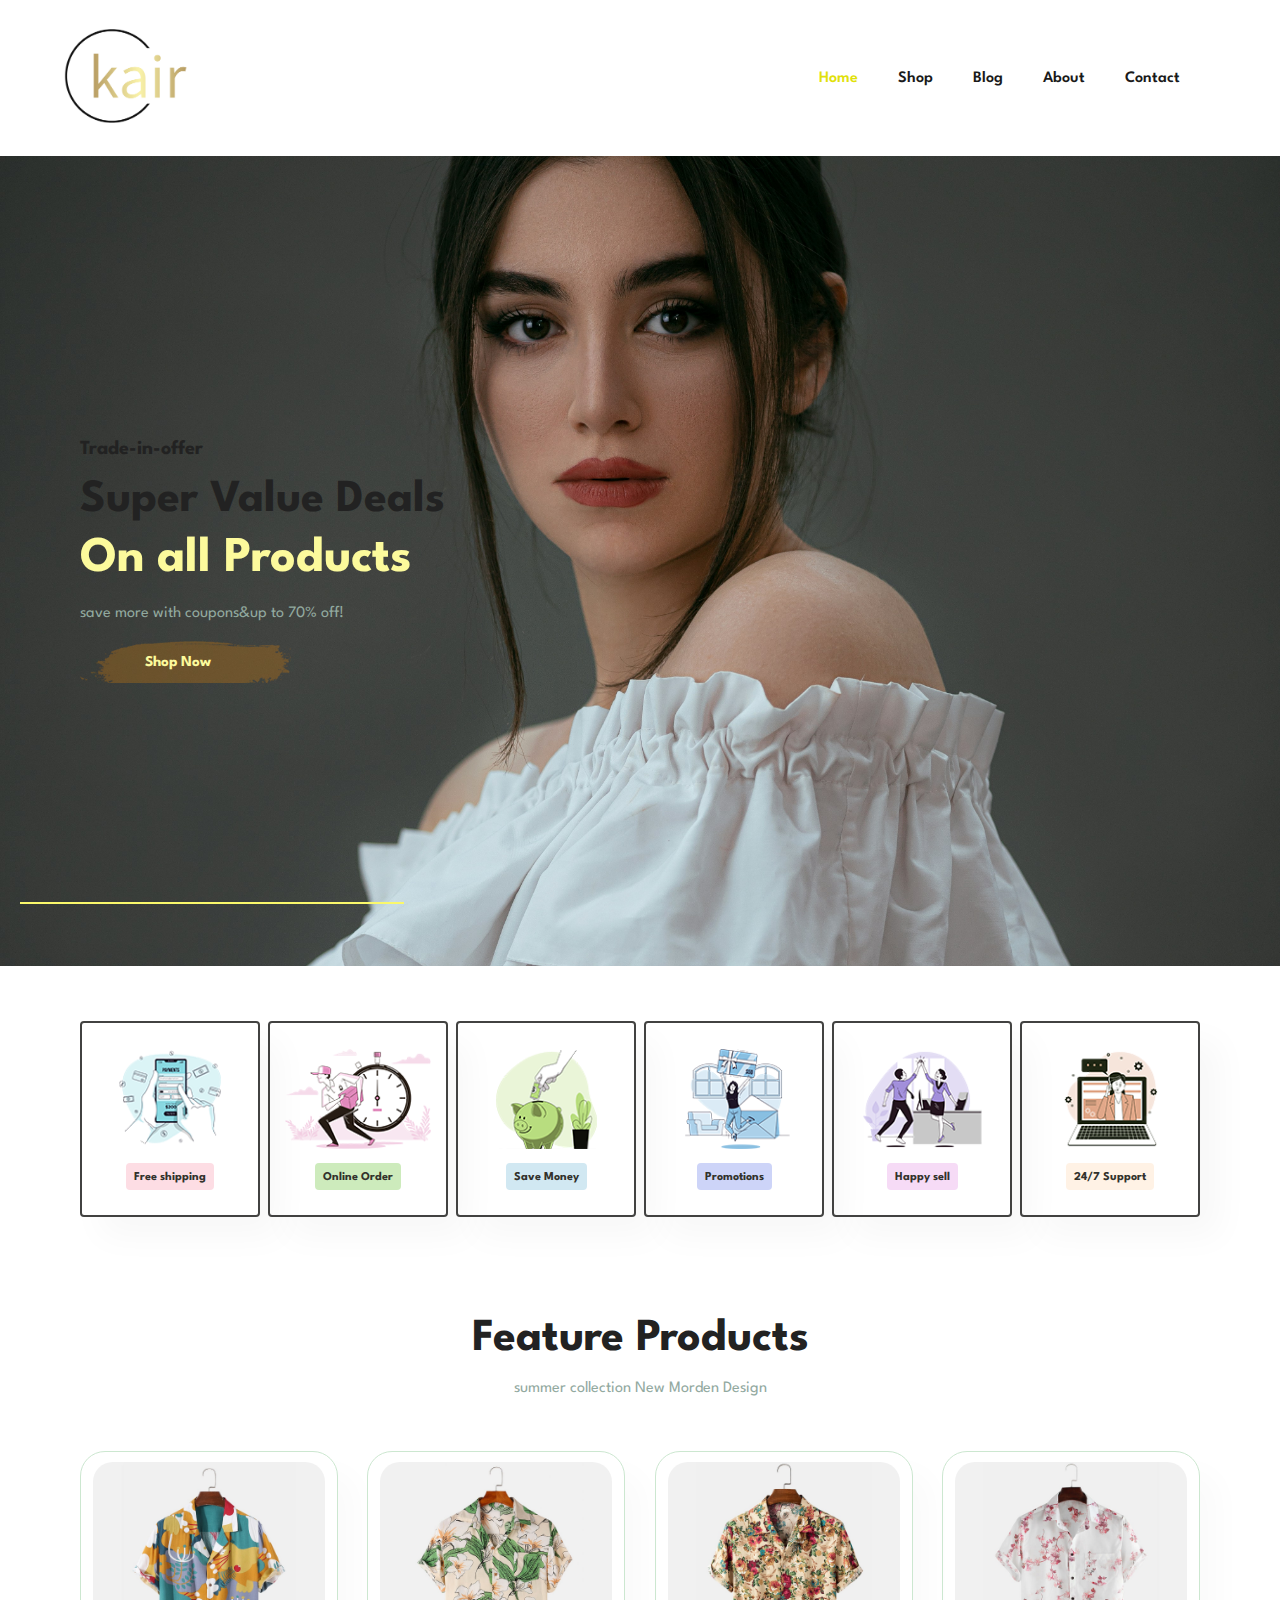
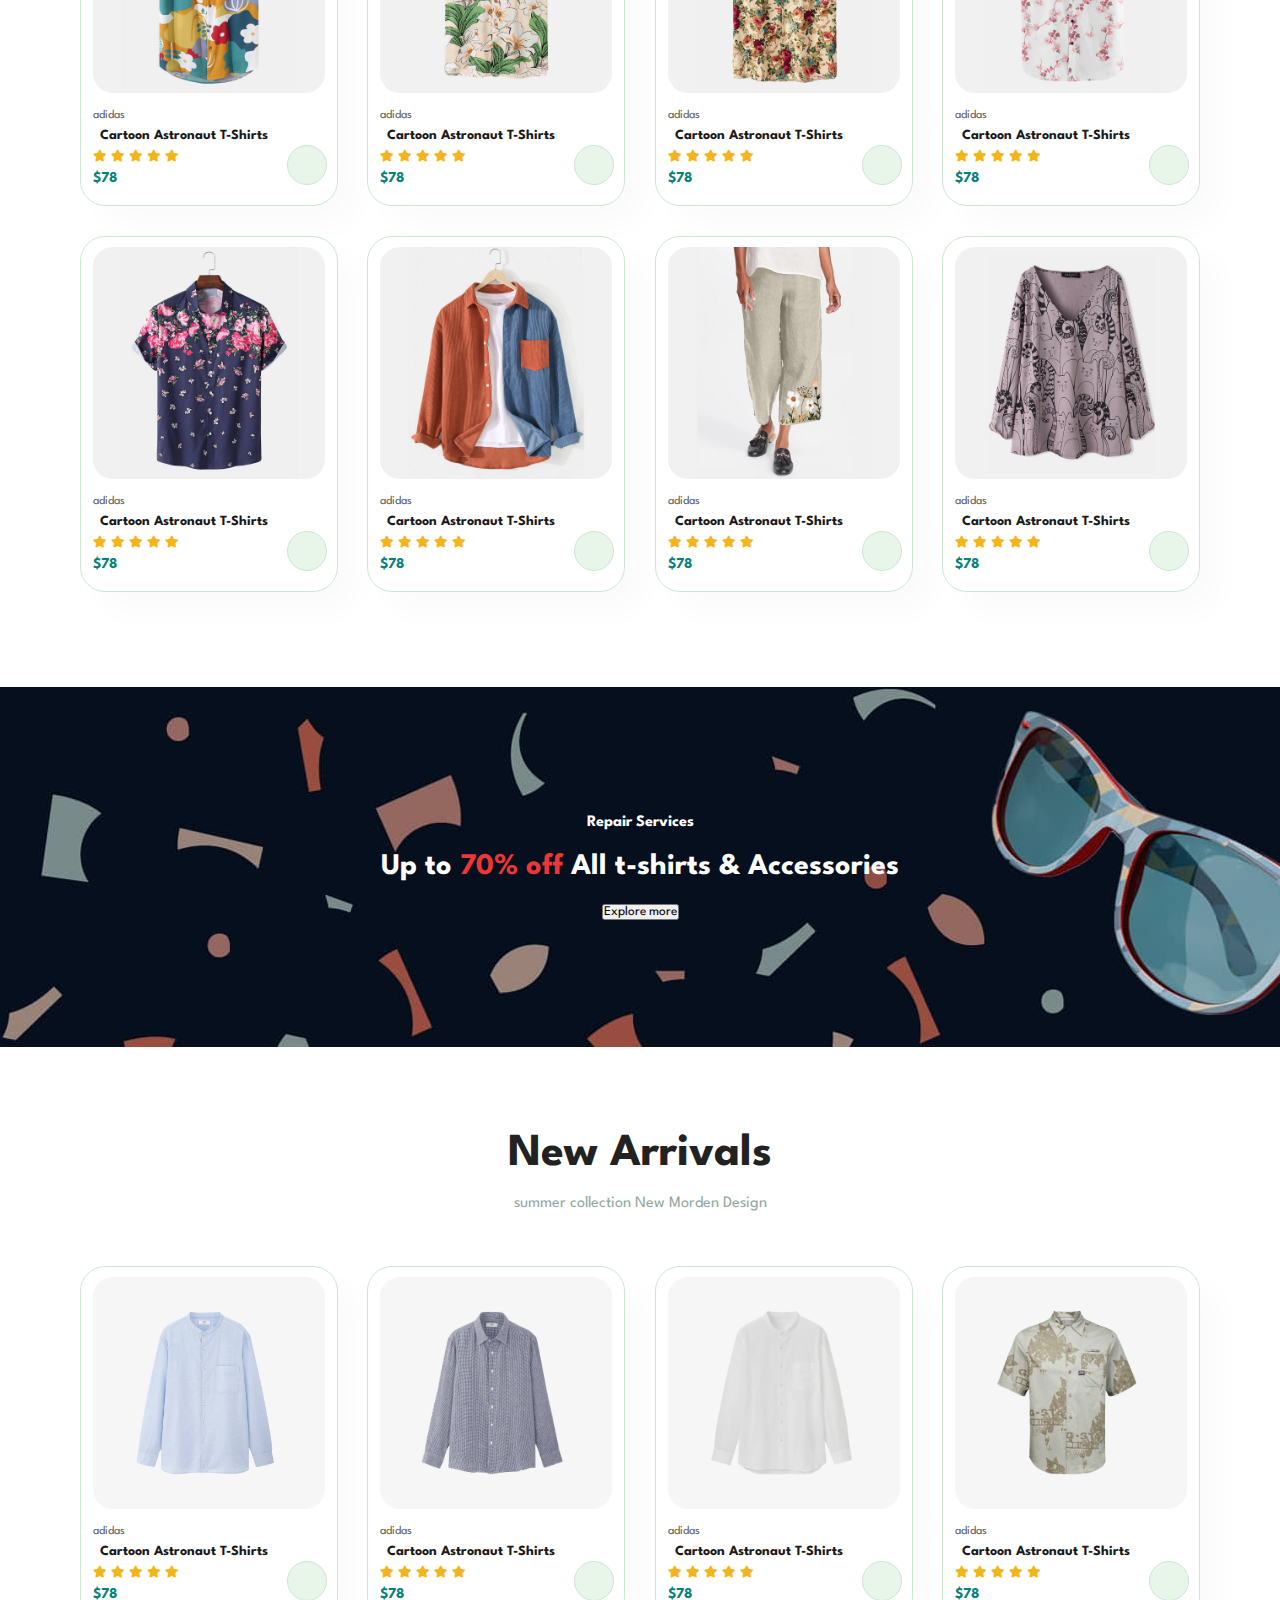
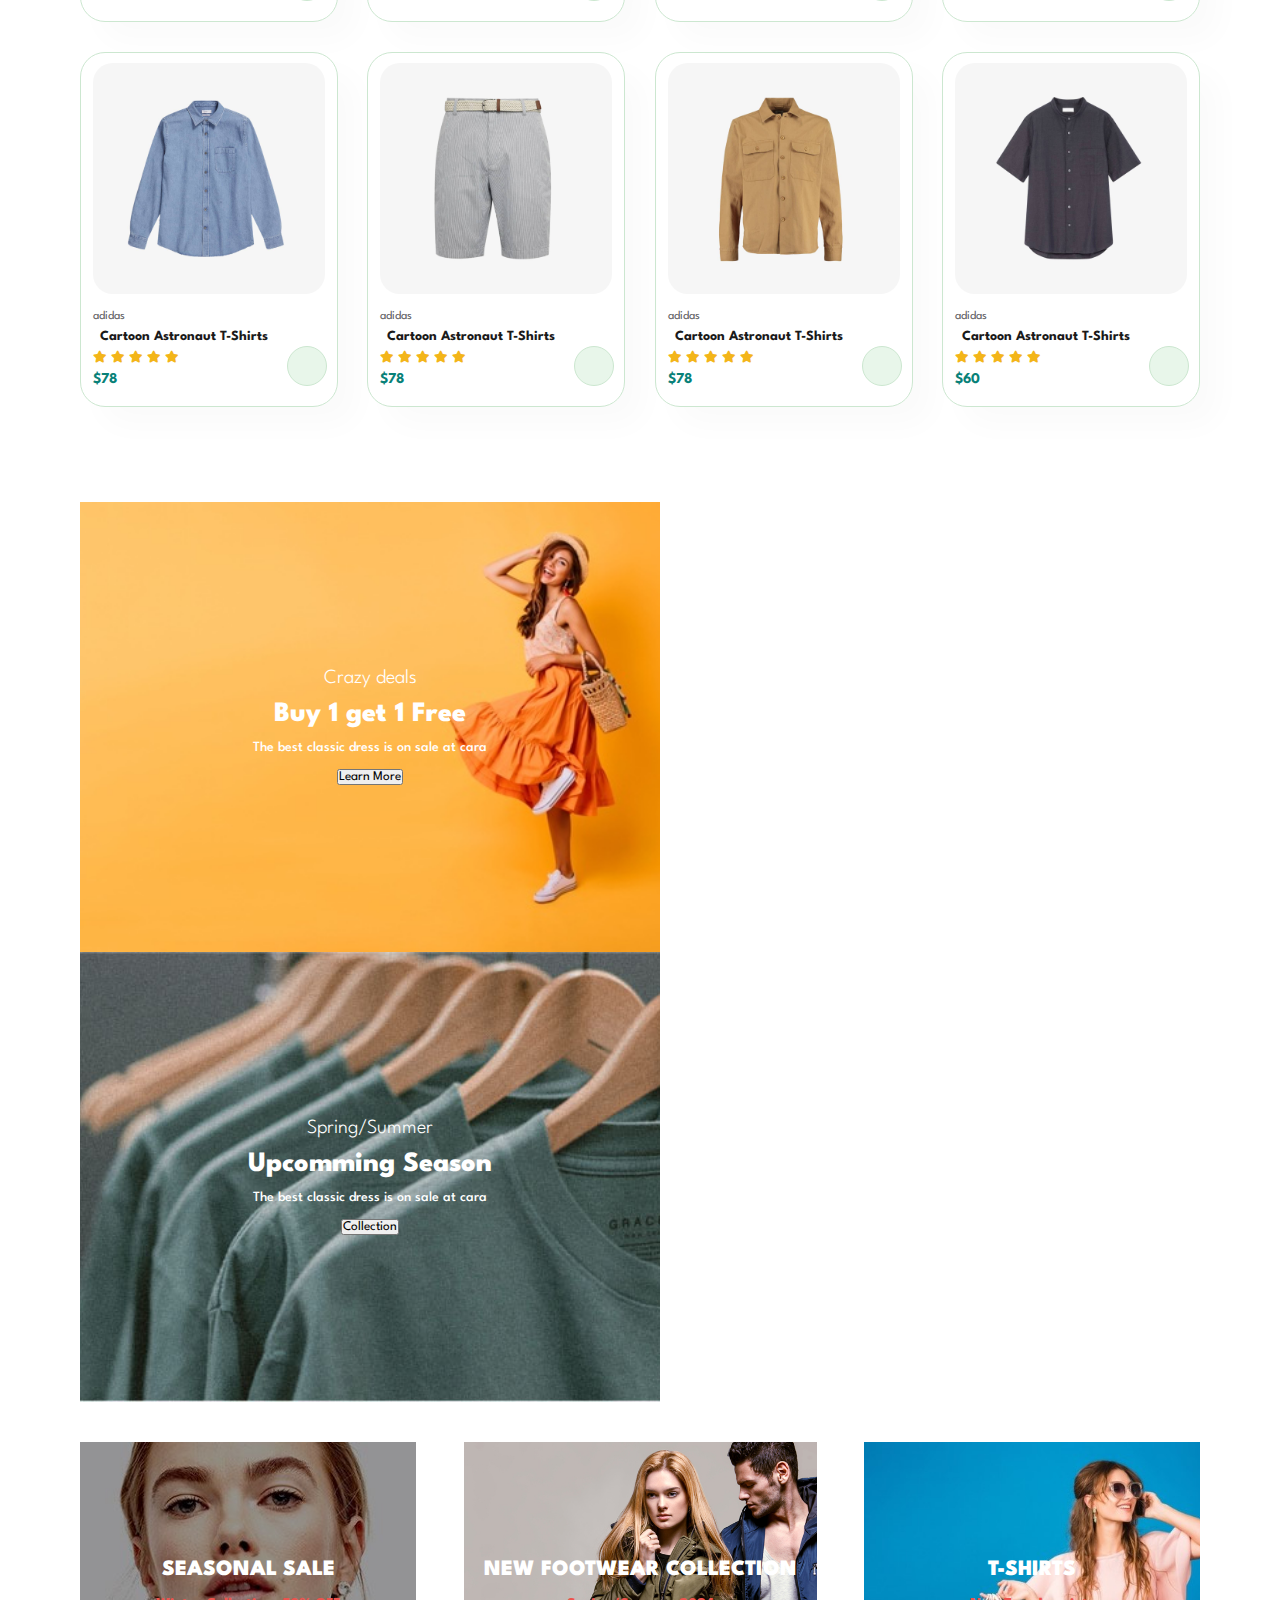
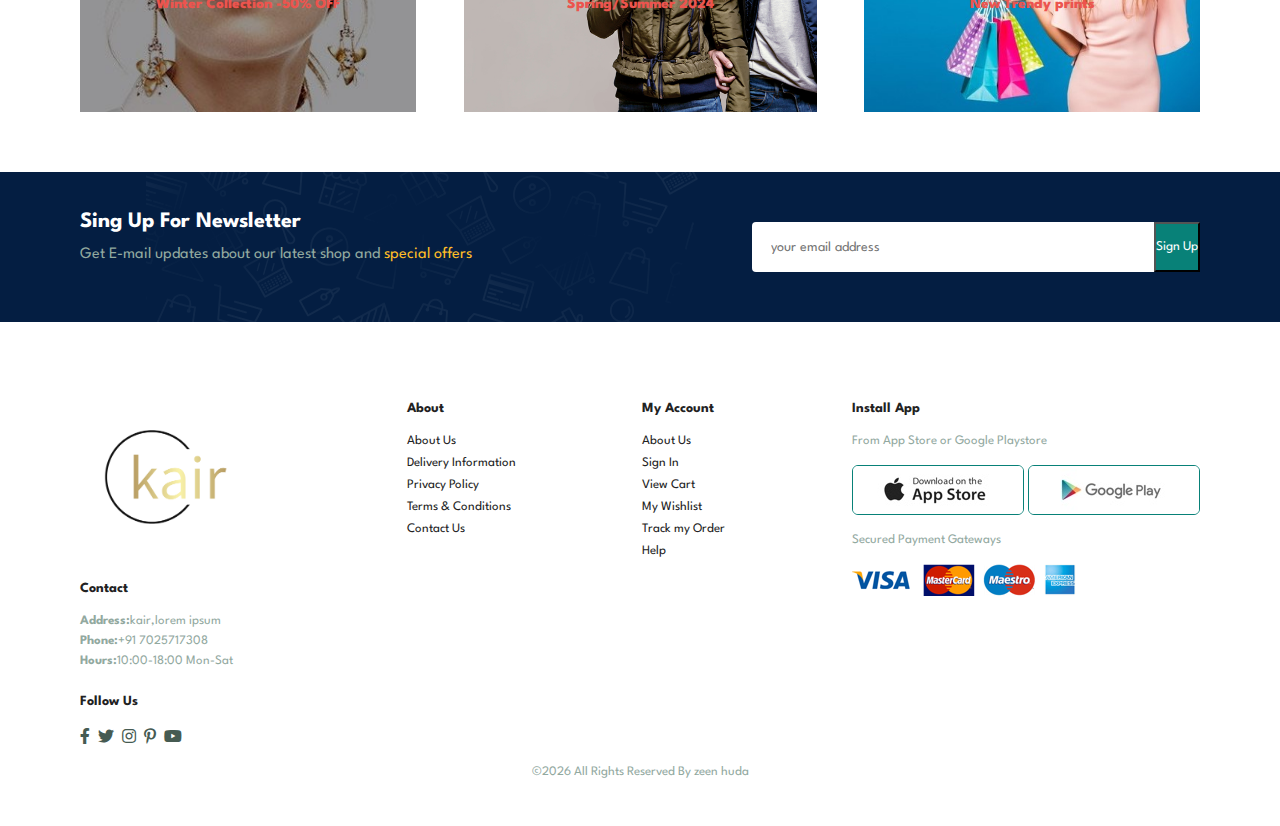
<file: index.html>
<!DOCTYPE html>
<html lang="en">

    <head>
        <meta charset="UTF-8">
        <meta http-equiv="X-UA-Compatible" content="IE=edge">
        <meta name="viewport" content="width=device-width, initial-scale=1.0">
        <title>Ecommerce Website</title>
        <link rel="stylesheet" href="https://pro.fontawesome.com/releases/v5.10.0/css/all.css" />

        <link rel="stylesheet" href="style.css">
    </head>

    <body>

        <section id="header">
            <a href="#"><img src="images/logo/logo.png" class="logo" alt="" width="200px" height="150px"></a>
            <div>
                <ul id="navbar">
                    <li><a  class="active"href="index.html">Home</a></li>
                    <li><a href="shop.html">Shop</a></li>
                    <li><a href="blog.html">Blog</a></li>
                    <li><a href="about.html">About</a></li>
                    <li><a href="contact.html">Contact</a></li>
                    
                    <li id="lg-bag"><a href="cart.html"><i class="fa-solid fa-bag-shopping"></i></a></li> 
                    <a href="#" id="close"><i class="fa-solid fa-circle-xmark"></i></a>
                 </ul>
                 </div>
                 <div id="mobile">
                   <a href="cart.html"><i class="fa-solid fa-bag-shopping"></i></a>
                   <i id="bar" class="fas fa-outdent"></i>
                 </div>
             </section>
         
         
             <section id="hero">
                 <h4>Trade-in-offer</h4>
                 <h2>Super Value Deals</h2>
                 <h1>On all Products</h1>
                 <p>save more with coupons&up to 70% off!</p>
                 <button>Shop Now</button>
         
             </section>
         
             <section id="feature" class="section-p1">
                 <div class="fe-box">
                     <img src="./images/feature/f1.png" alt="">
                     <h6>Free shipping</h6>
                 </div>
                 <div class="fe-box">
                     <img src="./images/feature/f2.png" alt="">
                     <h6>Online Order</h6>
                 </div>
                 <div class="fe-box">
                     <img src="./images/feature/f3.png" alt="">
                     <h6>Save Money</h6>
                 </div>
                 <div class="fe-box">
                     <img src="./images/feature/f4.png" alt="">
                     <h6>Promotions</h6>
                 </div>
                 <div class="fe-box">
                     <img src="./images/feature/f5.png" alt="">
                     <h6>Happy sell</h6>
                 </div>
                 <div class="fe-box">
                     <img src="./images/feature/f6.png" alt="">
                     <h6>24/7 Support</h6>
                 </div>
             </section>
         
             <section id="product1" class="section-p1">
               <h2>Feature Products</h2> 
               <p>summer collection New Morden Design</p>
               <div class="pro-container">
                 <div class="pro">
                   <img src="./images/Products/f1.jpg" alt="">
                   <div class="des">
                     <span>adidas</span>
                     <h5>Cartoon Astronaut T-Shirts</h5>
                     <div class="star">
                     <i class="fas fa-star"></i>  
                     <i class="fas fa-star"></i>  
                     <i class="fas fa-star"></i>  
                     <i class="fas fa-star"></i>  
                     <i class="fas fa-star"></i>  
                     </div>
                    <h4>$78</h4>
                   </div>
                   <a href="#"><i class="fa-solid fa-cart-shopping cart"></i></a>
                 </div>
                 <div class="pro">
                   <img src="./images/Products/f2.jpg" alt="">
                   <div class="des">
                     <span>adidas</span>
                     <h5>Cartoon Astronaut T-Shirts</h5>
                     <div class="star">
                     <i class="fas fa-star"></i>  
                     <i class="fas fa-star"></i>  
                     <i class="fas fa-star"></i>  
                     <i class="fas fa-star"></i>  
                     <i class="fas fa-star"></i>  
                     </div>
                    <h4>$78</h4>
                   </div>
                   <a href="#"><i class="fa-sharp fa-solid fa-cart-shopping cart"></i></a>  
                 </div>
                 <div class="pro">
                   <img src="./images/Products/f3.jpg" alt="">
                   <div class="des">
                     <span>adidas</span>
                     <h5>Cartoon Astronaut T-Shirts</h5>
                     <div class="star">
                     <i class="fas fa-star"></i>  
                     <i class="fas fa-star"></i>  
                     <i class="fas fa-star"></i>  
                     <i class="fas fa-star"></i>  
                     <i class="fas fa-star"></i>  
                     </div>
                    <h4>$78</h4>
                   </div>
                   <a href="#"><i class="fa-sharp fa-solid fa-cart-shopping cart"></i></a>  
                 </div>
                 <div class="pro">
                   <img src="./images/Products/f4.jpg" alt="">
                   <div class="des">
                     <span>adidas</span>
                     <h5>Cartoon Astronaut T-Shirts</h5>
                     <div class="star">
                     <i class="fas fa-star"></i>  
                     <i class="fas fa-star"></i>  
                     <i class="fas fa-star"></i>  
                     <i class="fas fa-star"></i>  
                     <i class="fas fa-star"></i>  
                     </div>
                    <h4>$78</h4>
                   </div>
                   <a href="#"><i class="fa-sharp fa-solid fa-cart-shopping cart"></i></a>  
                 </div>
                 <div class="pro">
                   <img src="./images/Products/f5.jpg" alt="">
                   <div class="des">
                     <span>adidas</span>
                     <h5>Cartoon Astronaut T-Shirts</h5>
                     <div class="star">
                     <i class="fas fa-star"></i>  
                     <i class="fas fa-star"></i>  
                     <i class="fas fa-star"></i>  
                     <i class="fas fa-star"></i>  
                     <i class="fas fa-star"></i>  
                     </div>
                    <h4>$78</h4>
                   </div>
                   <a href="#"><i class="fa-sharp fa-solid fa-cart-shopping cart"></i></a>  
                 </div>
                 <div class="pro">
                   <img src="./images/Products/f6.jpg" alt="">
                   <div class="des">
                     <span>adidas</span>
                     <h5>Cartoon Astronaut T-Shirts</h5>
                     <div class="star">
                     <i class="fas fa-star"></i>  
                     <i class="fas fa-star"></i>  
                     <i class="fas fa-star"></i>  
                     <i class="fas fa-star"></i>  
                     <i class="fas fa-star"></i>  
                     </div>
                    <h4>$78</h4>
                   </div>
                   <a href="#"><i class="fa-sharp fa-solid fa-cart-shopping cart"></i></a>  
                 </div>
                 <div class="pro">
                   <img src="./images/Products/f7.jpg" alt="">
                   <div class="des">
                     <span>adidas</span>
                     <h5>Cartoon Astronaut T-Shirts</h5>
                     <div class="star">
                     <i class="fas fa-star"></i>  
                     <i class="fas fa-star"></i>  
                     <i class="fas fa-star"></i>  
                     <i class="fas fa-star"></i>  
                     <i class="fas fa-star"></i>  
                     </div>
                    <h4>$78</h4>
                   </div>
                   <a href="#"><i class="fa-sharp fa-solid fa-cart-shopping cart"></i></a>  
                 </div>
                 <div class="pro">
                   <img src="./images/Products/f8.jpg" alt="">
                   <div class="des">
                     <span>adidas</span>
                     <h5>Cartoon Astronaut T-Shirts</h5>
                     <div class="star">
                     <i class="fas fa-star"></i>  
                     <i class="fas fa-star"></i>  
                     <i class="fas fa-star"></i>  
                     <i class="fas fa-star"></i>  
                     <i class="fas fa-star"></i>  
                     </div>
                    <h4>$78</h4>
                   </div>
                   <a href="#"><i class="fa-sharp fa-solid fa-cart-shopping cart"></i></a>  
                 </div>
             </div>
             </section>
         
             <section id="banner" class="section-m1">
               <h4>Repair Services</h4>
               <h2>Up to <span>70% off</span> All t-shirts & Accessories</h2>
               <button class="normal">Explore more</button>
         
             </section>
         
             <section id="product1" class="section-p1">
               <h2>New Arrivals</h2> 
               <p>summer collection New Morden Design</p>
               <div class="pro-container">
                 <div class="pro">
                   <img src="./images/Products/n1.jpg" alt="">
                   <div class="des">
                     <span>adidas</span>
                     <h5>Cartoon Astronaut T-Shirts</h5>
                     <div class="star">
                     <i class="fas fa-star"></i>  
                     <i class="fas fa-star"></i>  
                     <i class="fas fa-star"></i>  
                     <i class="fas fa-star"></i>  
                     <i class="fas fa-star"></i>  
                     </div>
                    <h4>$78</h4>
                   </div>
                   <a href="#"><i class="fa-sharp fa-solid fa-cart-shopping cart"></i></a>  
                 </div>
                 <div class="pro">
                   <img src="./images/Products/n2.jpg" alt="">
                   <div class="des">
                     <span>adidas</span>
                     <h5>Cartoon Astronaut T-Shirts</h5>
                     <div class="star">
                     <i class="fas fa-star"></i>  
                     <i class="fas fa-star"></i>  
                     <i class="fas fa-star"></i>  
                     <i class="fas fa-star"></i>  
                     <i class="fas fa-star"></i>  
                     </div>
                    <h4>$78</h4>
                   </div>
                   <a href="#"><i class="fa-sharp fa-solid fa-cart-shopping cart"></i></a>  
                 </div>
                 <div class="pro">
                   <img src="./images/Products/n3.jpg" alt="">
                   <div class="des">
                     <span>adidas</span>
                     <h5>Cartoon Astronaut T-Shirts</h5>
                     <div class="star">
                     <i class="fas fa-star"></i>  
                     <i class="fas fa-star"></i>  
                     <i class="fas fa-star"></i>  
                     <i class="fas fa-star"></i>  
                     <i class="fas fa-star"></i>  
                     </div>
                    <h4>$78</h4>
                   </div>
                   <a href="#"><i class="fa-sharp fa-solid fa-cart-shopping cart"></i></a>  
                 </div>
                 <div class="pro">
                   <img src="./images/Products/n4.jpg" alt="">
                   <div class="des">
                     <span>adidas</span>
                     <h5>Cartoon Astronaut T-Shirts</h5>
                     <div class="star">
                     <i class="fas fa-star"></i>  
                     <i class="fas fa-star"></i>  
                     <i class="fas fa-star"></i>  
                     <i class="fas fa-star"></i>  
                     <i class="fas fa-star"></i>  
                     </div>
                    <h4>$78</h4>
                   </div>
                   <a href="#"><i class="fa-sharp fa-solid fa-cart-shopping cart"></i></a>  
                 </div>
                 <div class="pro">
                   <img src="./images/Products/n5.jpg" alt="">
                   <div class="des">
                     <span>adidas</span>
                     <h5>Cartoon Astronaut T-Shirts</h5>
                     <div class="star">
                     <i class="fas fa-star"></i>  
                     <i class="fas fa-star"></i>  
                     <i class="fas fa-star"></i>  
                     <i class="fas fa-star"></i>  
                     <i class="fas fa-star"></i>  
                     </div>
                    <h4>$78</h4>
                   </div>
                   <a href="#"><i class="fa-sharp fa-solid fa-cart-shopping cart"></i></a>  
                 </div>
                 <div class="pro">
                   <img src="./images/Products/n6.jpg" alt="">
                   <div class="des">
                     <span>adidas</span>
                     <h5>Cartoon Astronaut T-Shirts</h5>
                     <div class="star">
                     <i class="fas fa-star"></i>  
                     <i class="fas fa-star"></i>  
                     <i class="fas fa-star"></i>  
                     <i class="fas fa-star"></i>  
                     <i class="fas fa-star"></i>  
                     </div>
                    <h4>$78</h4>
                   </div>
                   <a href="#"><i class="fa-sharp fa-solid fa-cart-shopping cart"></i></a>  
                 </div>
                 <div class="pro">
                   <img src="./images/Products/n7.jpg" alt="">
                   <div class="des">
                     <span>adidas</span>
                     <h5>Cartoon Astronaut T-Shirts</h5>
                     <div class="star">
                     <i class="fas fa-star"></i>  
                     <i class="fas fa-star"></i>  
                     <i class="fas fa-star"></i>  
                     <i class="fas fa-star"></i>  
                     <i class="fas fa-star"></i>  
                     </div>
                    <h4>$78</h4>
                   </div>
                   <a href="#"><i class="fa-sharp fa-solid fa-cart-shopping cart"></i></a>  
                 </div>
                 <div class="pro">
                   <img src="./images/Products/n8.jpg" alt="">
                   <div class="des">
                     <span>adidas</span>
                     <h5>Cartoon Astronaut T-Shirts</h5>
                     <div class="star">
                     <i class="fas fa-star"></i>  
                     <i class="fas fa-star"></i>  
                     <i class="fas fa-star"></i>  
                     <i class="fas fa-star"></i>  
                     <i class="fas fa-star"></i>  
                     </div>
                    <h4>$60</h4>
                   </div>
                   <a href="#"><i class="fa-sharp fa-solid fa-cart-shopping cart"></i></a>  
                 </div>
             </div>
             </section>
         
             <section id="sm-banner" class="section-p1">
               <div class="banner-box">
                 <h4>Crazy deals</h4>
                 <h2>Buy 1 get 1 Free</h2>
                 <span>The best classic dress is on sale at cara</span>
                 <button class="white">Learn More</button>
               </div>
               <div class="banner-box banner-box2">
                 <h4>Spring/Summer</h4>
                 <h2>Upcomming Season</h2>
                 <span>The best classic dress is on sale at cara</span>
                 <button class="white">Collection</button>
               </div>
             </section>
         
             <section id="banner3">
               <div class="banner-box">
                 <h2>SEASONAL SALE</h2>
                 <h3>Winter Collection -50% OFF</h3>
               </div>
               <div class="banner-box banner-box2">
                 <h2>NEW FOOTWEAR COLLECTION</h2>
                 <h3>Spring/Summer 2024</h3>
               </div>
               <div class="banner-box banner-box3">
                 <h2>T-SHIRTS</h2>
                 <h3>New Trendy prints</h3>
               </div>
             </section>
         
             <section id="newsletter" class="section-p1 section-m1">
               <div class="newstext">
                 <h4>Sing Up For Newsletter</h4>
                 <p>Get E-mail updates about our latest shop and <span>special offers</span></p>
               </div>
               <div class="form">
                 <input type="text" placeholder="your email address">
                 <button class="normal">Sign Up</button>
               </div>
             </section>
                 
             <footer class="section-p1">
                <div class="col">
                 <img class="logo" src="images/logo/logo.png" alt="" width="200px" height="150px">
                 <h4>Contact</h4>
                 <p><strong>Address:</strong>kair,lorem ipsum</p>
                 <p><strong>Phone:</strong>+91 7025717308</p>
                 <p><strong>Hours:</strong>10:00-18:00 Mon-Sat</p>
                 <div class="follow">
                   <h4>Follow Us</h4>
                   <div class="icon">
                     <i class="fab fa-facebook-f"></i>
                     <i class="fab fa-twitter"></i>
                     <i class="fab fa-instagram"></i>
                     <i class="fab fa-pinterest-p"></i>
                     <i class="fab fa-youtube"></i>
                   </div>
                 </div>
                </div>
         
         
                <div class="col">
                 <h4>About</h4>
                 <a href="#">About Us</a>
                 <a href="#">Delivery Information</a>
                 <a href="#">Privacy Policy</a>
                 <a href="#">Terms & Conditions</a>
                 <a href="#">Contact Us</a>
                </div>
         
                <div class="col">
                 <h4>My Account</h4>
                 <a href="#">About Us</a>
                 <a href="#">Sign In</a>
                 <a href="#">View Cart</a>
                 <a href="#">My Wishlist</a>
                 <a href="#">Track my Order</a>
                 <a href="#">Help</a>
                </div>
         
                <div class="col install">
                 <h4>Install App</h4>
                 <p>From App Store or Google Playstore</p>
                 <div class="row">
                   <img src="./images/pay/app.jpg" alt="">
                   <img src="./images/pay/play.jpg" alt="">
                 </div>
                 <p>Secured Payment Gateways</p>
                 <img src="./images/pay/pay.png" alt="">
                </div>
         
                <div class="copyright">
                 <p>©<span id="year"></span> All Rights Reserved By zeen huda</p>
                </div> 
             </footer> 
              
         
         
          <script src="./script.js"></script>   
         </body>
         </html>
</file>
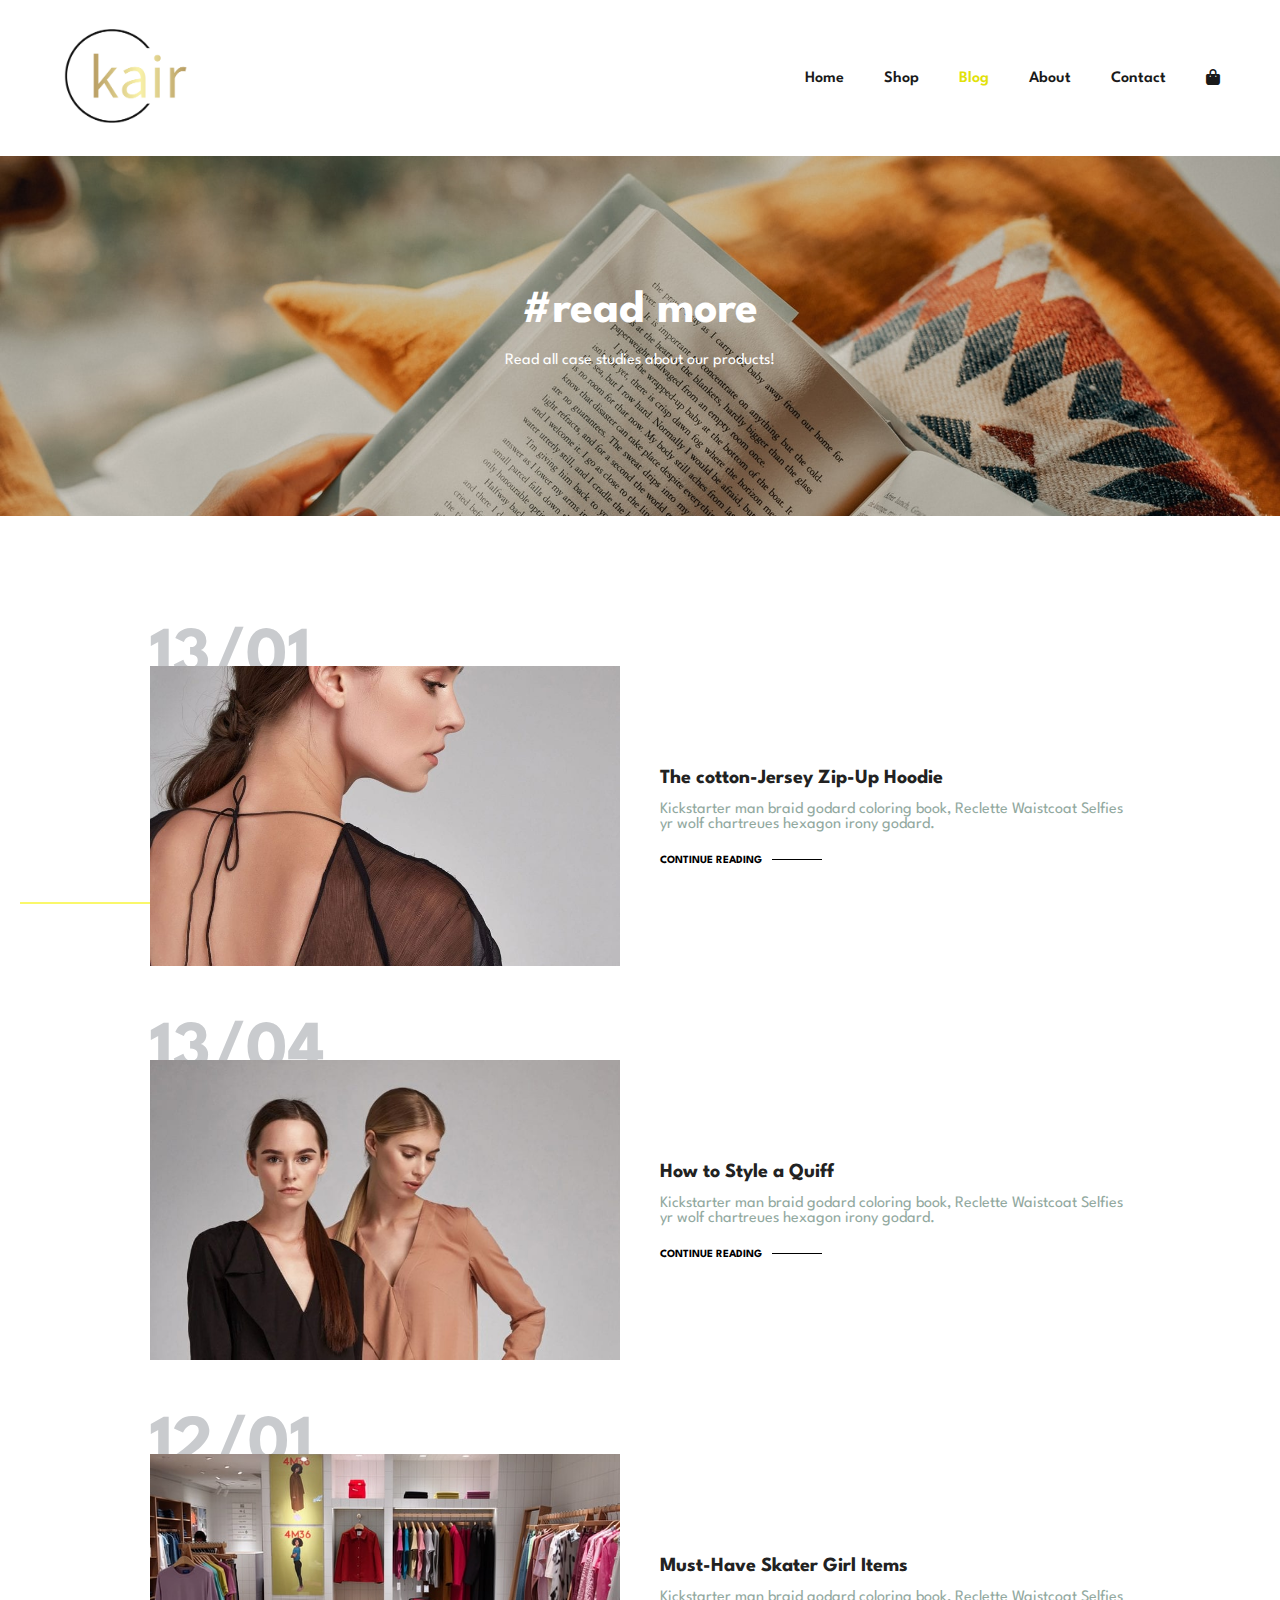
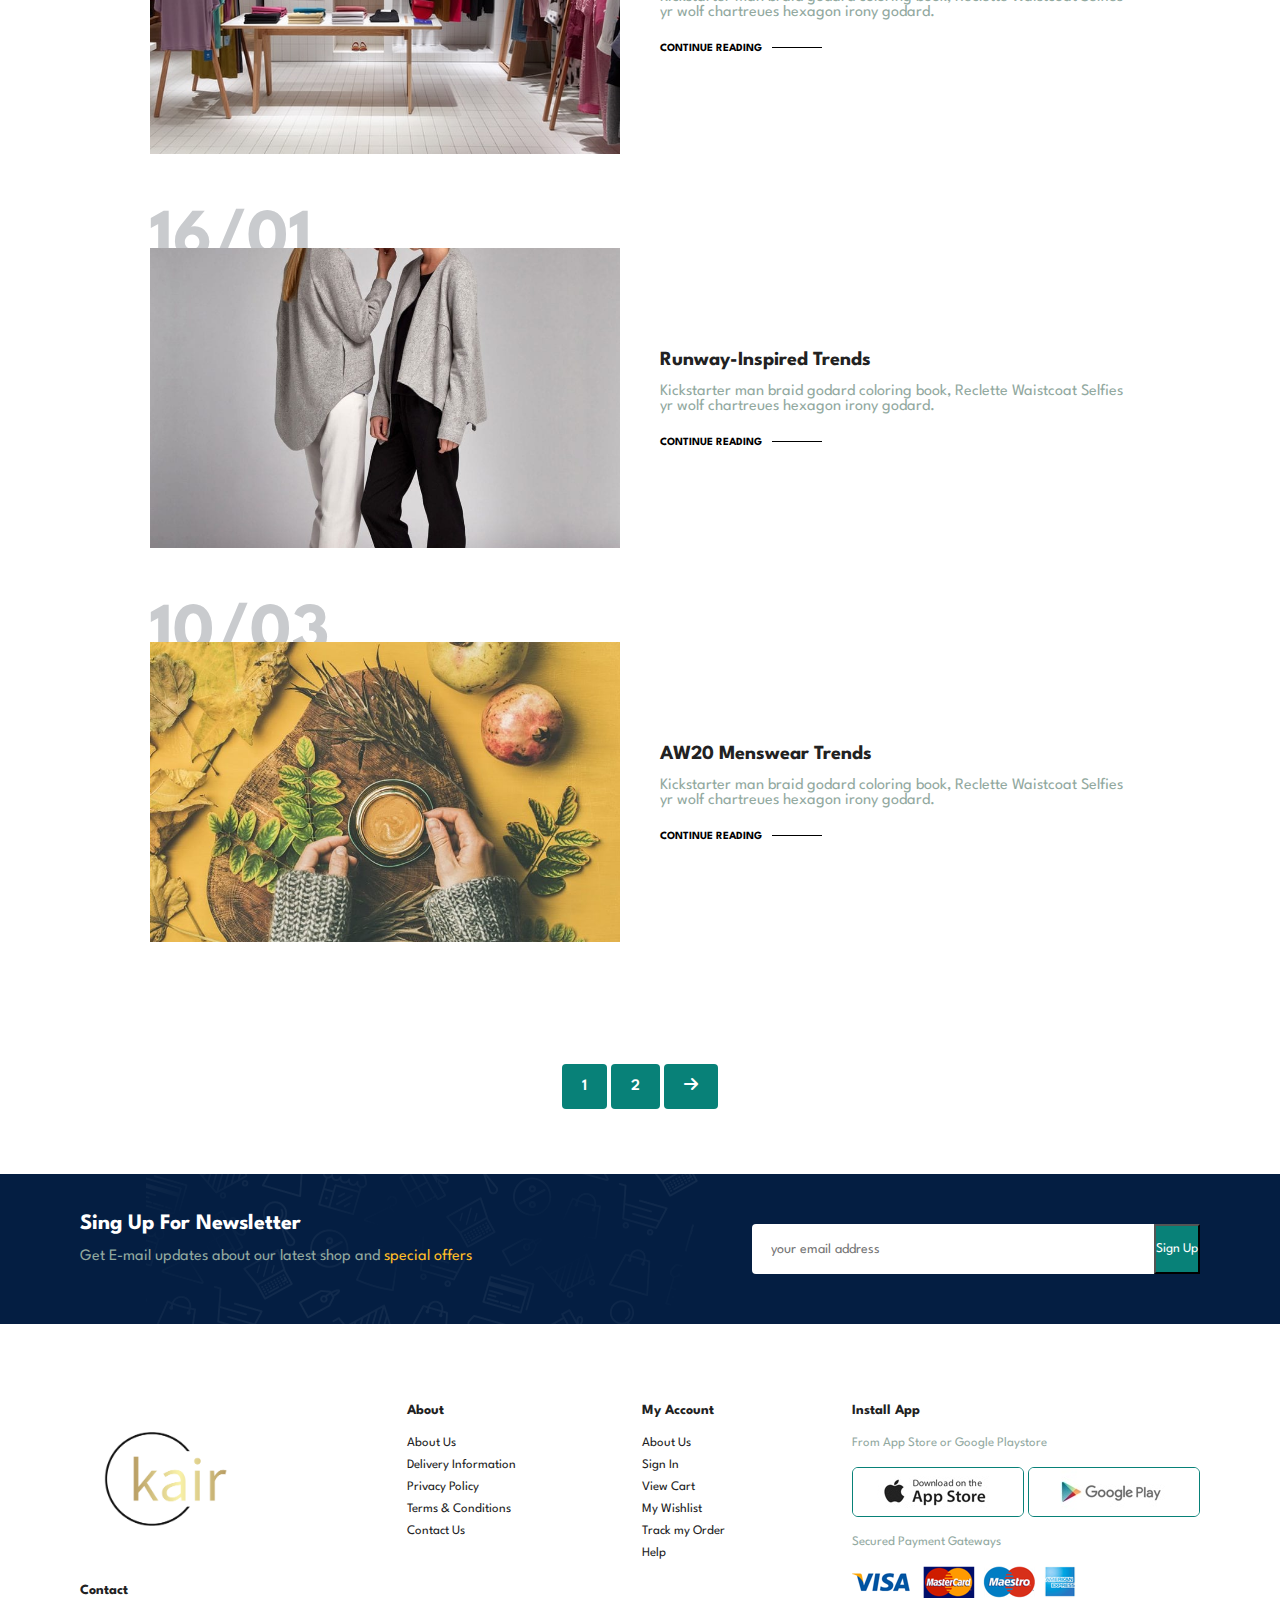
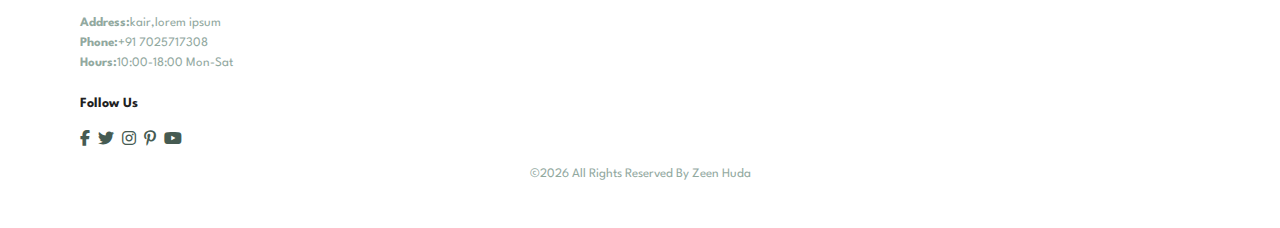
<file: blog.html>
<!DOCTYPE html>
<html lang="en">
<head>
    <meta charset="UTF-8">
    <meta name="viewport" content="width=device-width, initial-scale=1.0">
    <title>E commerce</title>
    <link rel="stylesheet" href="./style.css">
    <link rel="stylesheet" href="https://cdnjs.cloudflare.com/ajax/libs/font-awesome/6.5.1/css/all.min.css">
</head>
<body>
    <section id="header">
      <a href="#"><img src="./images/logo/logo.png" class="logo" alt="Canva" width="200px" height="150px"></a>

        <div>
           <ul id="navbar">
           <li><a href="index.html">Home</a></li> 
           <li><a href="shop.html">Shop</a></li> 
           <li><a class="active" href="blog.html">Blog</a></li> 
           <li><a href="about.html">About</a></li> 
           <li><a href="contact.html">Contact</a></li> 
           <li id="lg-bag"><a href="cart.html"><i class="fa-solid fa-bag-shopping"></i></a></li> 
           <a href="#" id="close"><i class="fa-solid fa-circle-xmark"></i></a>
        </ul>
        </div>
        <div id="mobile">
          <a href="cart.html"><i class="fa-solid fa-bag-shopping"></i></a>
          <i id="bar" class="fas fa-outdent"></i>
        </div>
    </section>

    <section id="page-header" class="blog-header">
        <h2>#read more</h2>
        
        <p>Read all case studies about our products!</p>
        

    </section>


    <section id="blog">
      <div class="blog-box">
    <div class="blog-img">
      <img src="./images/blog/b1 (1).jpg" alt="">  
    </div> 
    <div class="blog-details">
       <h4>The cotton-Jersey Zip-Up Hoodie</h4> 
       <p>Kickstarter man braid godard coloring book, Reclette Waistcoat Selfies yr wolf chartreues hexagon irony godard.</p>
       <a href="#">CONTINUE READING</a>
    </div>
    <h1>13/01</h1>
      </div>  
      <div class="blog-box">
    <div class="blog-img">
      <img src="./images/blog/b2 (1).jpg" alt="">  
    </div> 
    <div class="blog-details">
       <h4>How to Style a Quiff</h4> 
       <p>Kickstarter man braid godard coloring book, Reclette Waistcoat Selfies yr wolf chartreues hexagon irony godard.</p>
       <a href="#">CONTINUE READING</a>
    </div>
    <h1>13/04</h1>
      </div>  
      <div class="blog-box">
    <div class="blog-img">
      <img src="./images/blog/b3.jpg" alt="">  
    </div> 
    <div class="blog-details">
       <h4>Must-Have Skater Girl Items</h4> 
       <p>Kickstarter man braid godard coloring book, Reclette Waistcoat Selfies yr wolf chartreues hexagon irony godard.</p>
       <a href="#">CONTINUE READING</a>
    </div>
    <h1>12/01</h1>
      </div>  
      <div class="blog-box">
    <div class="blog-img">
      <img src="./images/blog/b4 (1).jpg" alt="">  
    </div> 
    <div class="blog-details">
       <h4>Runway-Inspired Trends</h4> 
       <p>Kickstarter man braid godard coloring book, Reclette Waistcoat Selfies yr wolf chartreues hexagon irony godard.</p>
       <a href="#">CONTINUE READING</a>
    </div>
    <h1>16/01</h1>
      </div>  
      <div class="blog-box">
    <div class="blog-img">
      <img src="./images/blog/b6.jpg" alt="">  
    </div> 
    <div class="blog-details">
       <h4>AW20 Menswear Trends</h4> 
       <p>Kickstarter man braid godard coloring book, Reclette Waistcoat Selfies yr wolf chartreues hexagon irony godard.</p>
       <a href="#">CONTINUE READING</a>
    </div>
    <h1>10/03</h1>
      </div>  
    </section>


    <section id="pagination" class="section-p1">
        <a href="#">1</a>
        <a href="#">2</a>
        <a href="#"><i class="fa-solid fa-arrow-right"></i></a>
    </section>

    <section id="newsletter" class="section-p1 section-m1">
      <div class="newstext">
        <h4>Sing Up For Newsletter</h4>
        <p>Get E-mail updates about our latest shop and <span>special offers</span></p>
      </div>
      <div class="form">
        <input type="text" placeholder="your email address">
        <button class="normal">Sign Up</button>
      </div>
    </section>
        
    <footer class="section-p1">
       <div class="col">
        <img class="logo" src="./images/logo/logo.png" alt="" width="200px" height="150px"></a>
        
        <h4>Contact</h4>
        <p><strong>Address:</strong>kair,lorem ipsum</p>
        <p><strong>Phone:</strong>+91 7025717308</p>
        <p><strong>Hours:</strong>10:00-18:00 Mon-Sat</p>
        <div class="follow">
          <h4>Follow Us</h4>
          <div class="icon">
            <i class="fab fa-facebook-f"></i>
            <i class="fab fa-twitter"></i>
            <i class="fab fa-instagram"></i>
            <i class="fab fa-pinterest-p"></i>
            <i class="fab fa-youtube"></i>
          </div>
        </div>
       </div>


       <div class="col">
        <h4>About</h4>
        <a href="#">About Us</a>
        <a href="#">Delivery Information</a>
        <a href="#">Privacy Policy</a>
        <a href="#">Terms & Conditions</a>
        <a href="#">Contact Us</a>
       </div>

       <div class="col">
        <h4>My Account</h4>
        <a href="#">About Us</a>
        <a href="#">Sign In</a>
        <a href="#">View Cart</a>
        <a href="#">My Wishlist</a>
        <a href="#">Track my Order</a>
        <a href="#">Help</a>
       </div>

       <div class="col install">
        <h4>Install App</h4>
        <p>From App Store or Google Playstore</p>
        <div class="row">
          <img src="./images/pay/app.jpg" alt="">
          <img src="./images/pay/play.jpg" alt="">
        </div>
        <p>Secured Payment Gateways</p>
        <img src="./images/pay/pay.png" alt="">
       </div>

       <div class="copyright">
        <p>©<span id="year"></span> All Rights Reserved By Zeen Huda</p>
       </div> 
    </footer> 
     


 <script src="./script.js"></script>   
</body>
</html>
</file>
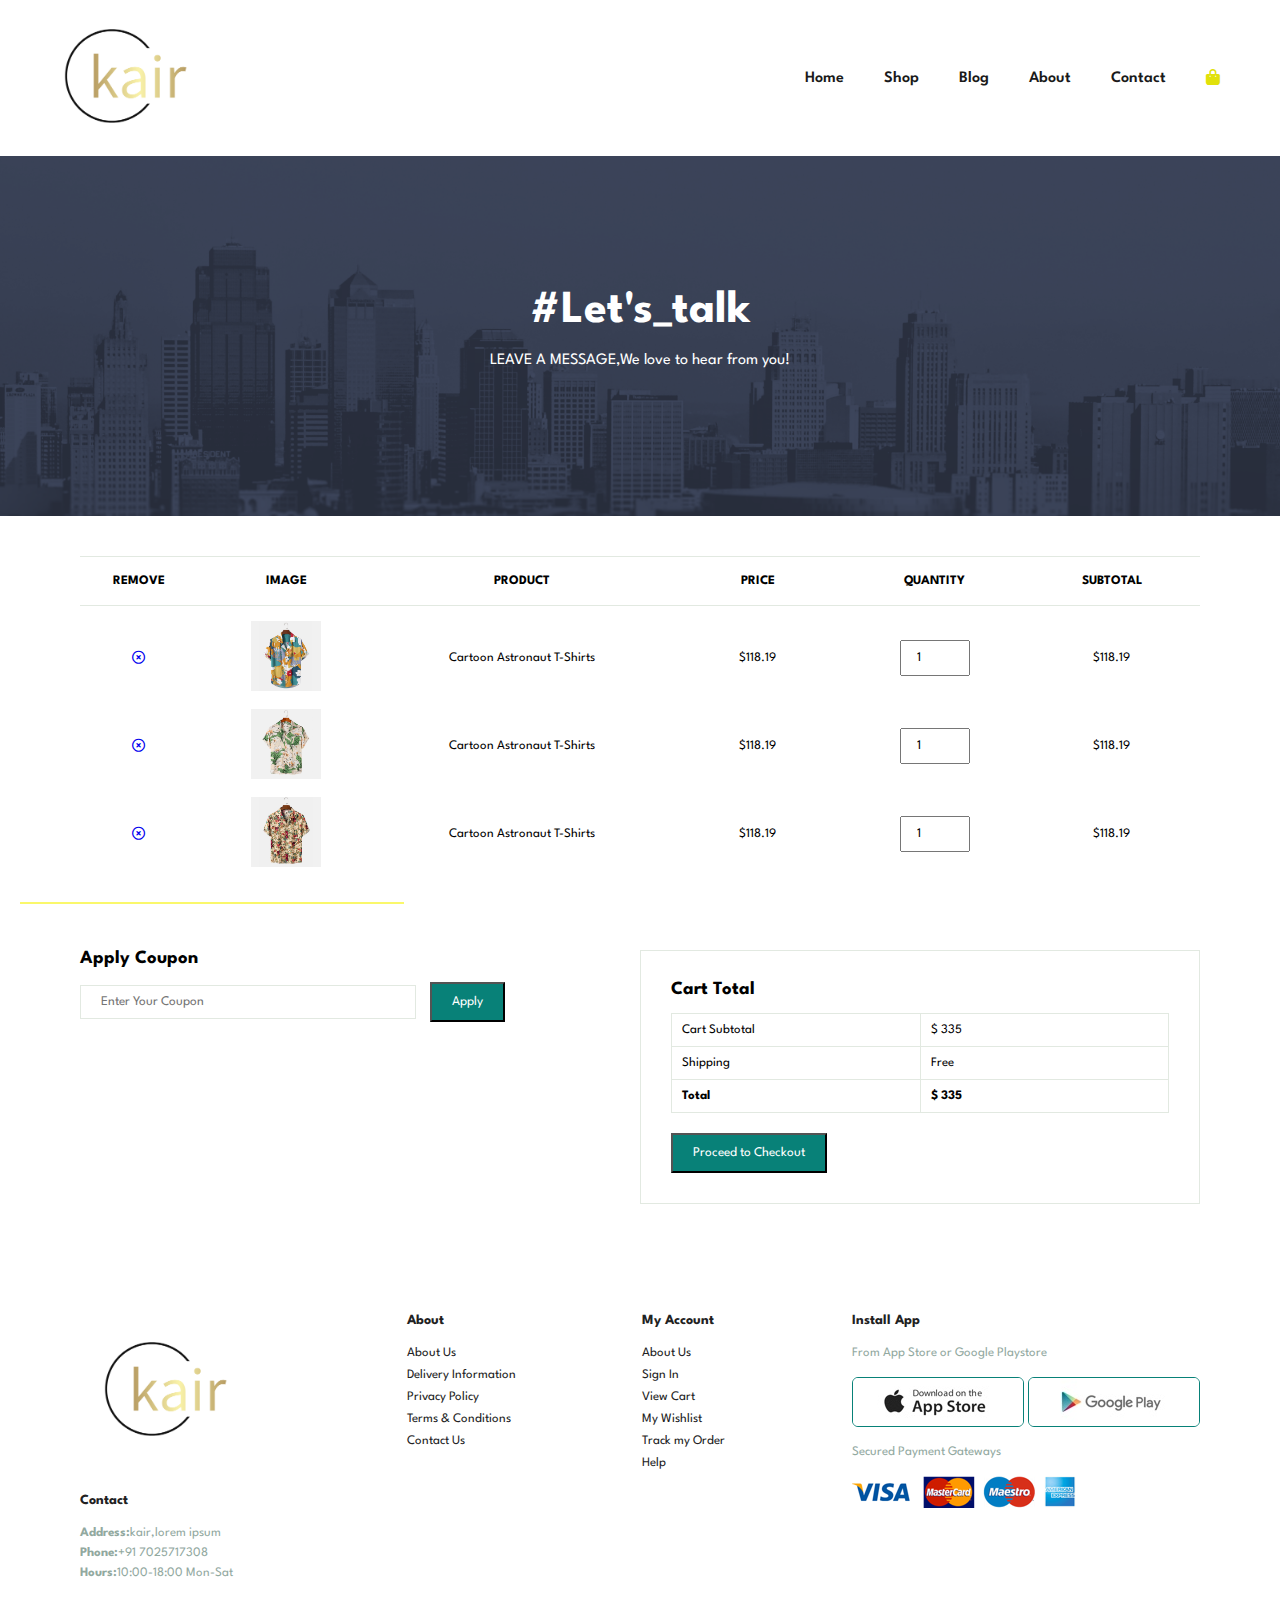
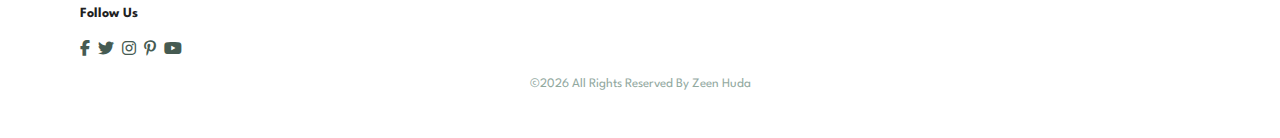
<file: cart.html>
<!DOCTYPE html>
<html lang="en">
<head>
    <meta charset="UTF-8">
    <meta name="viewport" content="width=device-width, initial-scale=1.0">
    <title>E commerce</title>
    <link rel="stylesheet" href="./style.css">
    <link rel="stylesheet" href="https://cdnjs.cloudflare.com/ajax/libs/font-awesome/6.5.1/css/all.min.css">
</head>
<body>
    <section id="header">
        <a href="#"><img src="./images/logo/logo.png" class="logo" alt="Canva" width="200px"height="150px"></a>

        <div>
           <ul id="navbar">
           <li><a href="index.html">Home</a></li> 
           <li><a href="shop.html">Shop</a></li> 
           <li><a href="blog.html">Blog</a></li> 
           <li><a href="about.html">About</a></li> 
           <li><a href="contact.html">Contact</a></li> 
           <li id="lg-bag"><a class="active" href="cart.html"><i class="fa-solid fa-bag-shopping"></i></a></li> 
           <a href="#" id="close"><i class="fa-solid fa-circle-xmark"></i></a>
        </ul>
        </div>
        <div id="mobile">
          <a href="cart.html"><i class="fa-solid fa-bag-shopping"></i></a>
          <i id="bar" class="fas fa-outdent"></i>
        </div>
    </section>

    <section id="page-header" class="about-header">
        <h2>#Let's_talk</h2>
        
        <p>LEAVE A MESSAGE,We love to hear from you!</p>
        

    </section>

    <section id="cart" class="section-p1">
       <table width="100%">
        <thead>
          <tr>
            <td>Remove</td>
            <td>Image</td>
            <td>Product</td>
            <td>Price</td>
            <td>Quantity</td>
            <td>Subtotal</td>
          </tr>  
        </thead>
        <tbody>
          <tr>
           <td><a href="#"><i class="far fa-times-circle"></i></a></td>
            <td><img src="./images/Products/f1.jpg" alt=""></td>
            <td>Cartoon Astronaut T-Shirts</td>
            <td>$118.19</td>
            <td><input type="number" value="1"></td>
            <td>$118.19</td>
          </tr>  
          <tr>
           <td><a href="#"><i class="far fa-times-circle"></i></a></td>
            <td><img src="./images/Products/f2.jpg" alt=""></td>
            <td>Cartoon Astronaut T-Shirts</td>
            <td>$118.19</td>
            <td><input type="number" value="1"></td>
            <td>$118.19</td>
          </tr>  
          <tr>
           <td><a href="#"><i class="far fa-times-circle"></i></a></td>
            <td><img src="./images/Products/f3.jpg" alt=""></td>
            <td>Cartoon Astronaut T-Shirts</td>
            <td>$118.19</td>
            <td><input type="number" value="1"></td>
            <td>$118.19</td>
          </tr>  
        </tbody>
       </table> 
    </section>

    <section id="cart-add" class="section-p1">
        <div id="coupon">
           <h3>Apply Coupon</h3> 
           <div>
            <input type="text" placeholder="Enter Your Coupon">
            <button class="normal">Apply</button>
           </div>
        </div>

        <div id="subtotal">
          <h3>Cart Total</h3>
          <table>
            <tr>
             <td>Cart Subtotal</td> 
             <td>$ 335</td>  
            </tr>

            <tr>
             <td>Shipping</td>
             <td>Free</td>
            </tr>

            <tr>
             <td><strong>Total</strong></td>   
             <td><strong>$ 335</strong></td>
            </tr>
          </table>
          <button class="normal">Proceed to Checkout</button>  
        </div>
    </section>
        
    <footer class="section-p1">
       <div class="col">
        <img class="logo" src="./images/logo/logo.png" alt="" width="200px" height="150px">
        <h4>Contact</h4>
        <p><strong>Address:</strong>kair,lorem ipsum</p>
        <p><strong>Phone:</strong>+91 7025717308</p>
        <p><strong>Hours:</strong>10:00-18:00 Mon-Sat</p>
        <div class="follow">
          <h4>Follow Us</h4>
          <div class="icon">
            <i class="fab fa-facebook-f"></i>
            <i class="fab fa-twitter"></i>
            <i class="fab fa-instagram"></i>
            <i class="fab fa-pinterest-p"></i>
            <i class="fab fa-youtube"></i>
          </div>
        </div>
       </div>


       <div class="col">
        <h4>About</h4>
        <a href="#">About Us</a>
        <a href="#">Delivery Information</a>
        <a href="#">Privacy Policy</a>
        <a href="#">Terms & Conditions</a>
        <a href="#">Contact Us</a>
       </div>

       <div class="col">
        <h4>My Account</h4>
        <a href="#">About Us</a>
        <a href="#">Sign In</a>
        <a href="#">View Cart</a>
        <a href="#">My Wishlist</a>
        <a href="#">Track my Order</a>
        <a href="#">Help</a>
       </div>

       <div class="col install">
        <h4>Install App</h4>
        <p>From App Store or Google Playstore</p>
        <div class="row">
          <img src="./images/pay/app.jpg" alt="">
          <img src="./images/pay/play.jpg" alt="">
        </div>
        <p>Secured Payment Gateways</p>
        <img src="./images/pay/pay.png" alt="">
       </div>

       <div class="copyright">
        <p>©<span id="year"></span> All Rights Reserved By Zeen Huda</p>
       </div> 
    </footer> 
     


 <script src="./script.js"></script>   
</body>
</html>
</file>
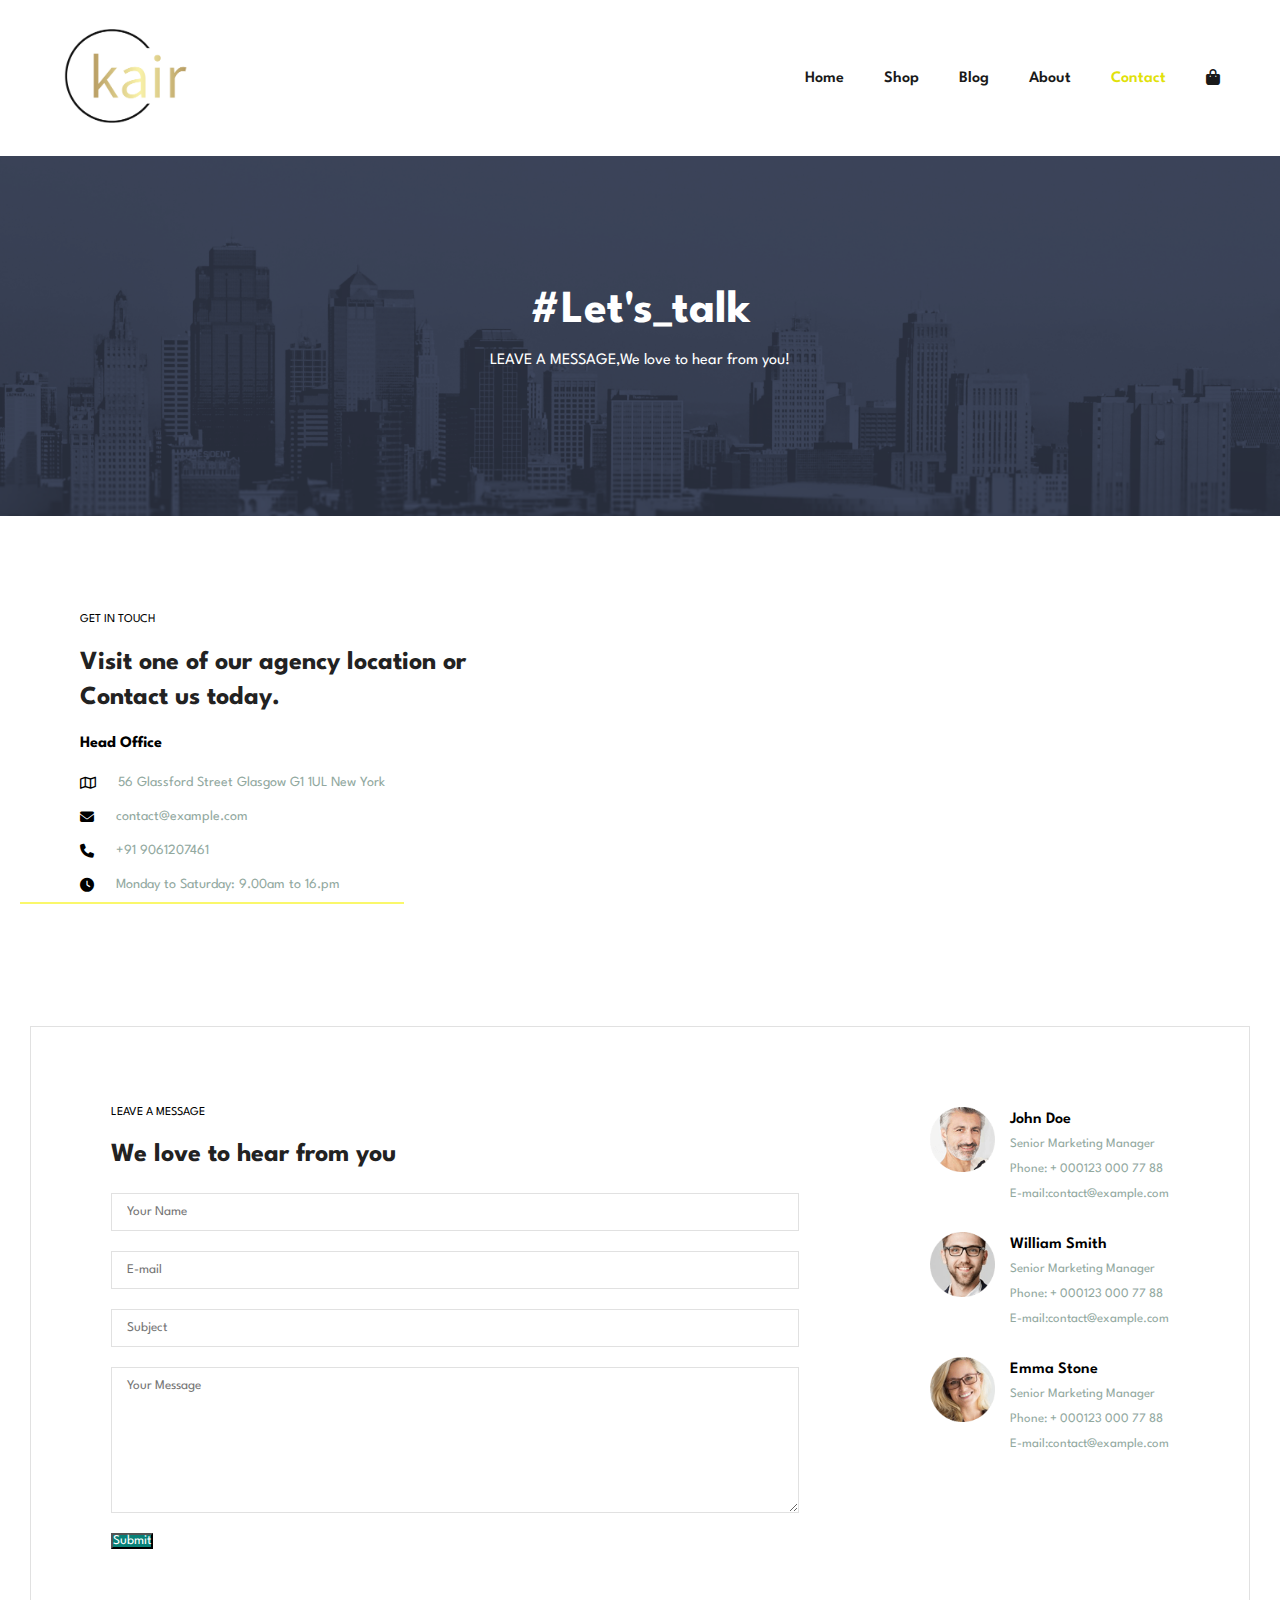
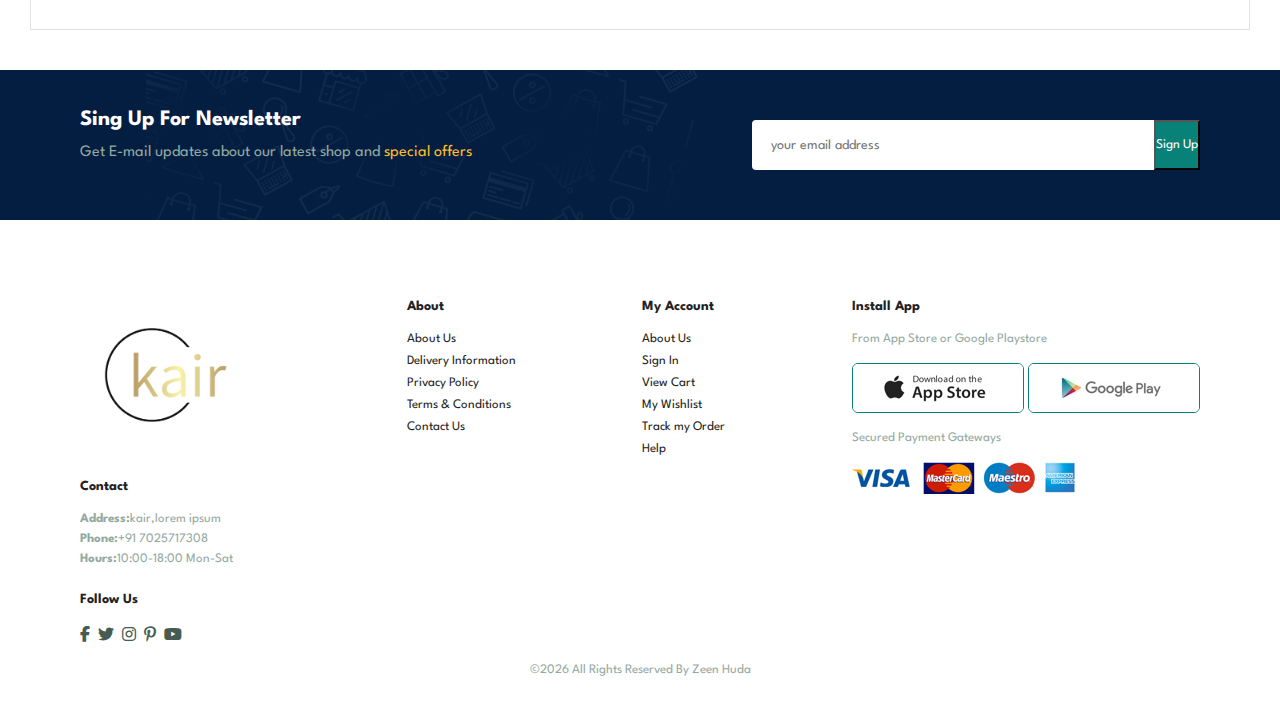
<file: contact.html>
<!DOCTYPE html>
<html lang="en">
<head>
    <meta charset="UTF-8">
    <meta name="viewport" content="width=device-width, initial-scale=1.0">
    <title>E commerce</title>
    <link rel="stylesheet" href="./style.css">
    <link rel="stylesheet" href="https://cdnjs.cloudflare.com/ajax/libs/font-awesome/6.5.1/css/all.min.css">
</head>
<body>
    <section id="header">
        <a href="#"><img src="./images/logo/logo.png" class="logo" alt="Canva" width="200px" height="150px"></a>

        <div>
           <ul id="navbar">
           <li><a href="index.html">Home</a></li> 
           <li><a href="shop.html">Shop</a></li> 
           <li><a href="blog.html">Blog</a></li> 
           <li><a href="about.html">About</a></li> 
           <li><a class="active" href="contact.html">Contact</a></li> 
           <li id="lg-bag"><a href="cart.html"><i class="fa-solid fa-bag-shopping"></i></a></li> 
           <a href="#" id="close"><i class="fa-solid fa-circle-xmark"></i></a>
        </ul>
        </div>
        <div id="mobile">
          <a href="cart.html"><i class="fa-solid fa-bag-shopping"></i></a>
          <i id="bar" class="fas fa-outdent"></i>
        </div>
    </section>

    <section id="page-header" class="about-header">
        <h2>#Let's_talk</h2>
        
        <p>LEAVE A MESSAGE,We love to hear from you!</p>
        

    </section>

    <section id="contact-details" class="section-p1">
     <div class="details">
        <span>GET IN TOUCH</span>
        <h2>Visit one of our agency location or Contact us today.</h2>
        <h3>Head Office</h3>
        <div>
          <li>
            <i class="fa-regular fa-map"></i>
            <p>56 Glassford Street Glasgow G1 1UL New York</p>
          </li>  
          <li>
            <i class="fa-solid fa-envelope"></i>
            <p>contact@example.com</p>
          </li>  
          <li>
            <i class="fa-solid fa-phone"></i>
            <p>+91 9061207461</p>
          </li>  
          <li>
            <i class="fa-solid fa-clock"></i>
            <p>Monday to Saturday: 9.00am to 16.pm</p>
          </li>  
        </div>
     </div> 
     
     <div class="map">
      <iframe src="https://www.google.com/maps/embed?pb=!1m18!1m12!1m3!1d31255.27293459752!2d75.5172360961738!3d11.700849238949726!2m3!1f0!2f0!3f0!3m2!1i1024!2i768!4f13.1!3m3!1m2!1s0x3ba682a9fd63a9cf%3A0xd7ca39af8679a7de!2sMah%C3%A9%2C%20Puducherry!5e0!3m2!1sen!2sin!4v1710436939528!5m2!1sen!2sin" width="600" height="450" style="border:0;" allowfullscreen="" loading="lazy" referrerpolicy="no-referrer-when-downgrade"></iframe>
     </div>
    </section>

    <section id="form-details">
       <form action="">
        <span>LEAVE A MESSAGE</span>
        <h2>We love to hear from you</h2>
        <input type="text" placeholder="Your Name">
        <input type="text" placeholder="E-mail">
        <input type="text" placeholder="Subject">
        <textarea name="" id="" cols="30" rows="10" placeholder="Your Message"></textarea>
        <button class="normal">Submit</button>
       </form> 

       <div class="people">
        <div>
            <img src="./images/people/1.png" alt="">
            <p><span>John Doe</span>Senior Marketing Manager<br>Phone: + 000123 000 77 88<br>E-mail:contact@example.com</p>
        </div>
        <div>
            <img src="./images/people/2.png" alt="">
            <p><span>William Smith</span>Senior Marketing Manager<br>Phone: + 000123 000 77 88<br>E-mail:contact@example.com</p>
        </div>
        <div>
            <img src="./images/people/3.png" alt="">
            <p><span>Emma Stone</span>Senior Marketing Manager<br>Phone: + 000123 000 77 88<br>E-mail:contact@example.com</p>
        </div>

       </div>
    </section>

    <section id="newsletter" class="section-p1 section-m1">
        <div class="newstext">
          <h4>Sing Up For Newsletter</h4>
          <p>Get E-mail updates about our latest shop and <span>special offers</span></p>
        </div>
        <div class="form">
          <input type="text" placeholder="your email address">
          <button class="normal">Sign Up</button>
        </div>
      </section>
        
    <footer class="section-p1">
       <div class="col">
        <img class="logo" src="./images/logo/logo.png" alt="" width="200px" height="150px">
        <h4>Contact</h4>
        <p><strong>Address:</strong>kair,lorem ipsum</p>
        <p><strong>Phone:</strong>+91 7025717308</p>
        <p><strong>Hours:</strong>10:00-18:00 Mon-Sat</p>
        <div class="follow">
          <h4>Follow Us</h4>
          <div class="icon">
            <i class="fab fa-facebook-f"></i>
            <i class="fab fa-twitter"></i>
            <i class="fab fa-instagram"></i>
            <i class="fab fa-pinterest-p"></i>
            <i class="fab fa-youtube"></i>
          </div>
        </div>
       </div>


       <div class="col">
        <h4>About</h4>
        <a href="#">About Us</a>
        <a href="#">Delivery Information</a>
        <a href="#">Privacy Policy</a>
        <a href="#">Terms & Conditions</a>
        <a href="#">Contact Us</a>
       </div>

       <div class="col">
        <h4>My Account</h4>
        <a href="#">About Us</a>
        <a href="#">Sign In</a>
        <a href="#">View Cart</a>
        <a href="#">My Wishlist</a>
        <a href="#">Track my Order</a>
        <a href="#">Help</a>
       </div>

       <div class="col install">
        <h4>Install App</h4>
        <p>From App Store or Google Playstore</p>
        <div class="row">
          <img src="./images/pay/app.jpg" alt="">
          <img src="./images/pay/play.jpg" alt="">
        </div>
        <p>Secured Payment Gateways</p>
        <img src="./images/pay/pay.png" alt="">
       </div>

       <div class="copyright">
        <p>©<span id="year"></span> All Rights Reserved By Zeen Huda</p>
       </div> 
    </footer> 
     


 <script src="./script.js"></script>   
</body>
</html>
</file>
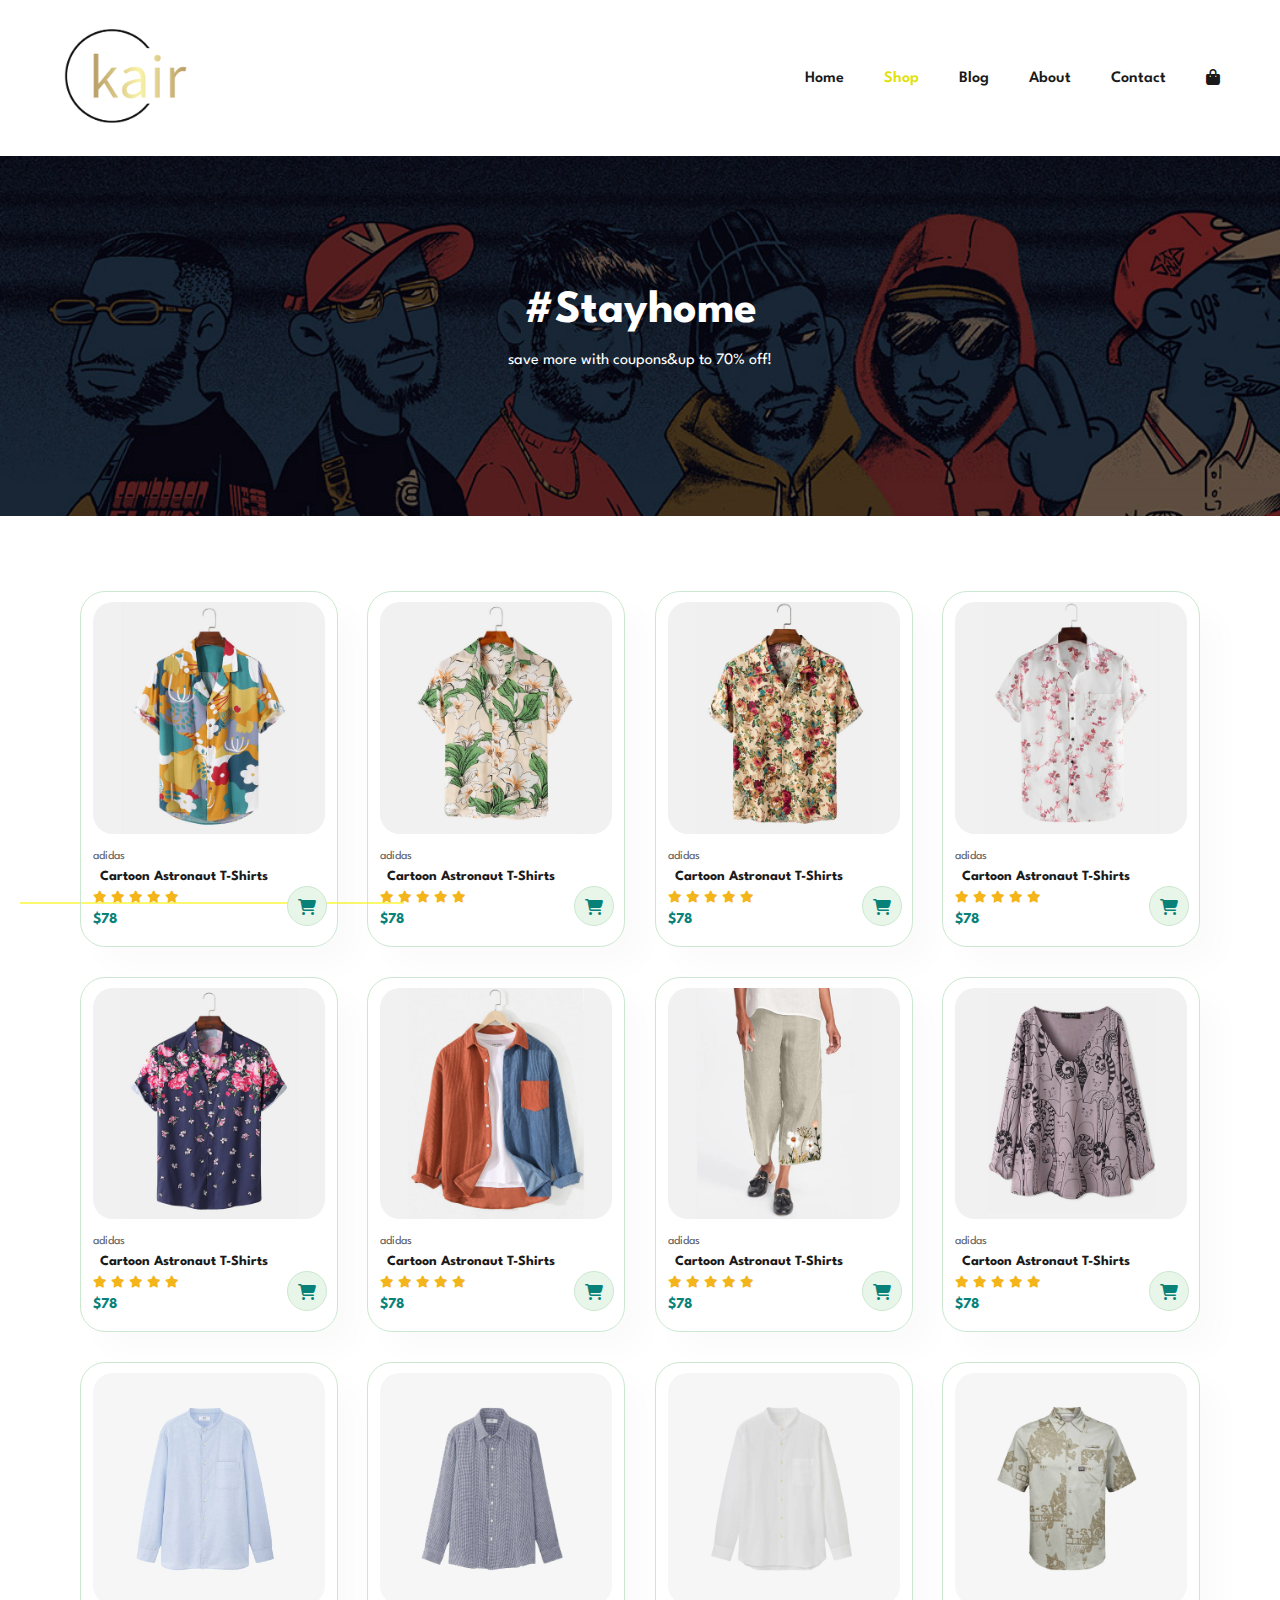
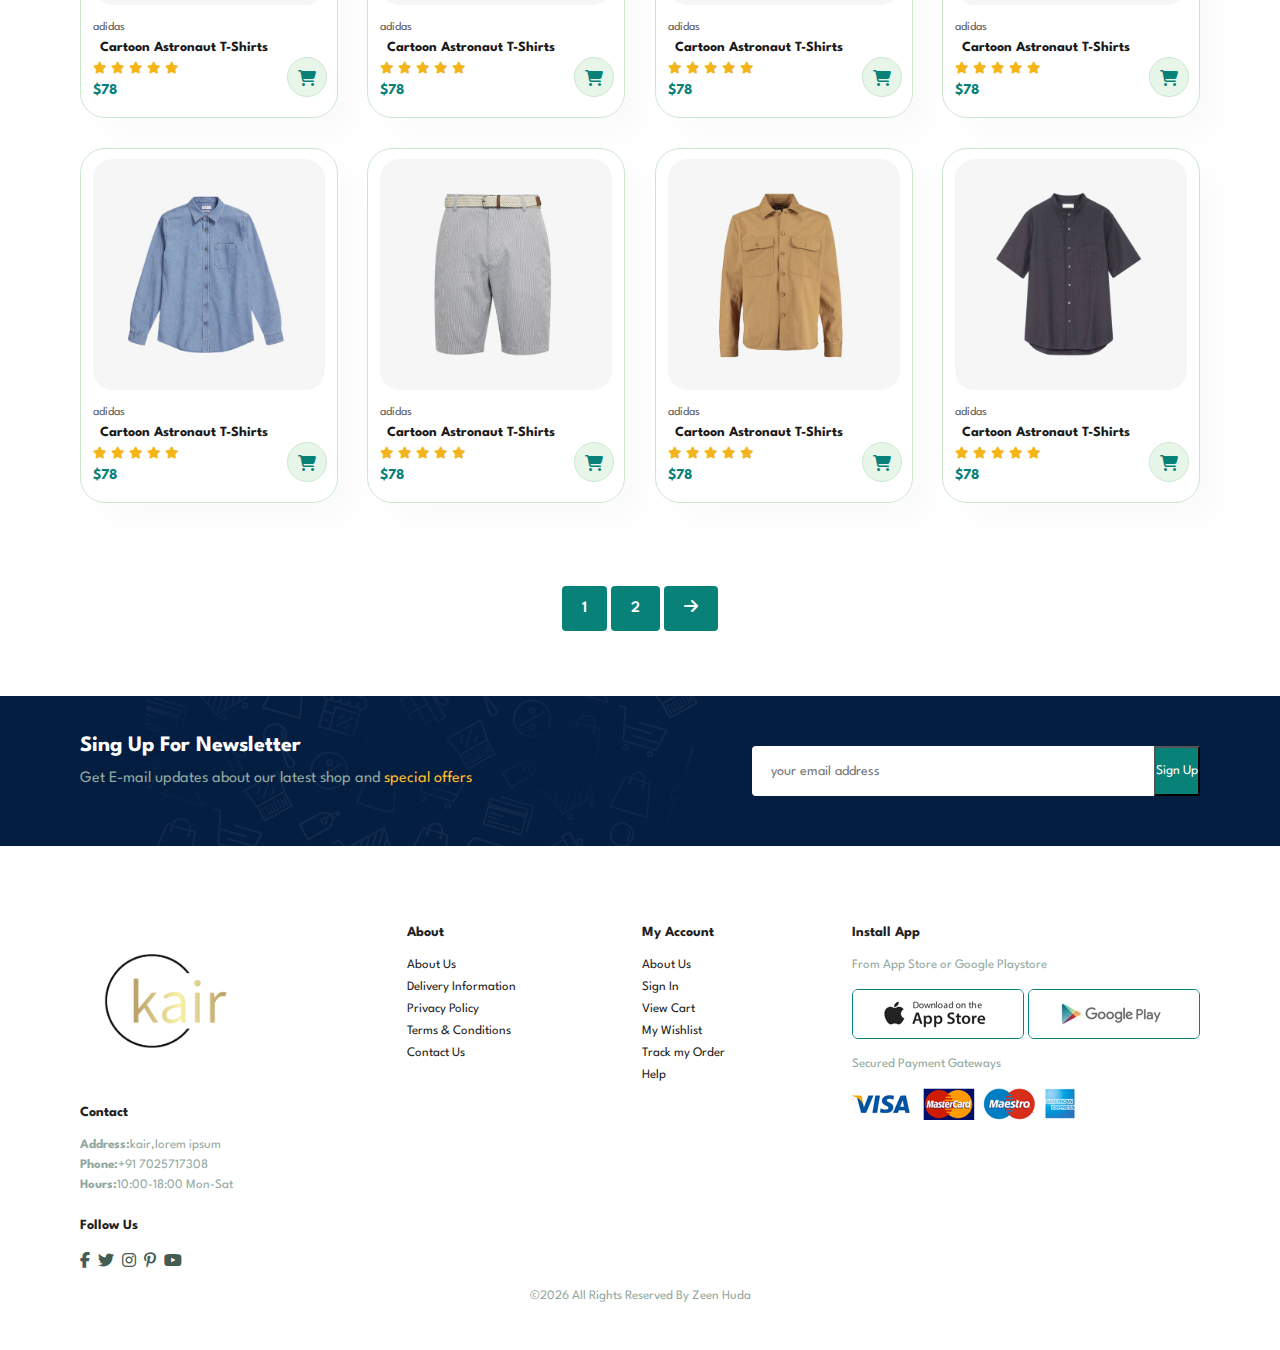
<file: shop.html>
<!DOCTYPE html>
<html lang="en">
<head>
    <meta charset="UTF-8">
    <meta name="viewport" content="width=device-width, initial-scale=1.0">
    <title>E commerce</title>
    <link rel="stylesheet" href="./style.css">
    <link rel="stylesheet" href="https://cdnjs.cloudflare.com/ajax/libs/font-awesome/6.5.1/css/all.min.css">
</head>
<body>
    <section id="header">
        <a href="#"><img src="./images/logo/logo.png" class="logo" alt="Canva" width="200px" height="150px"></a>

        <div>
           <ul id="navbar">
           <li><a href="index.html">Home</a></li> 
           <li><a class="active" href="shop.html">Shop</a></li> 
           <li><a href="blog.html">Blog</a></li> 
           <li><a href="about.html">About</a></li> 
           <li><a href="contact.html">Contact</a></li> 
           <li id="lg-bag"><a href="cart.html"><i class="fa-solid fa-bag-shopping"></i></a></li> 
           <a href="#" id="close"><i class="fa-solid fa-circle-xmark"></i></a>
        </ul>
        </div>
        <div id="mobile">
          <a href="cart.html"><i class="fa-solid fa-bag-shopping"></i></a>
          <i id="bar" class="fas fa-outdent"></i>
        </div>
    </section>

    <section id="page-header">
        <h2>#Stayhome</h2>
        
        <p>save more with coupons&up to 70% off!</p>
        

    </section>

    <section id="product1" class="section-p1">
      <div class="pro-container">
        <div class="pro" onclick="window.location.href='sproduct.html'">
          <img src="./images/Products/f1.jpg" alt="">
          <div class="des">
            <span>adidas</span>
            <h5>Cartoon Astronaut T-Shirts</h5>
            <div class="star">
            <i class="fas fa-star"></i>  
            <i class="fas fa-star"></i>  
            <i class="fas fa-star"></i>  
            <i class="fas fa-star"></i>  
            <i class="fas fa-star"></i>  
            </div>
           <h4>$78</h4>
          </div>
          <a href="#"><i class="fa-solid fa-cart-shopping cart"></i></a>
        </div>
        <div class="pro">
          <img src="./images/Products/f2.jpg" alt="">
          <div class="des">
            <span>adidas</span>
            <h5>Cartoon Astronaut T-Shirts</h5>
            <div class="star">
            <i class="fas fa-star"></i>  
            <i class="fas fa-star"></i>  
            <i class="fas fa-star"></i>  
            <i class="fas fa-star"></i>  
            <i class="fas fa-star"></i>  
            </div>
           <h4>$78</h4>
          </div>
          <a href="#"><i class="fa-sharp fa-solid fa-cart-shopping cart"></i></a>  
        </div>
        <div class="pro">
          <img src="./images/Products/f3.jpg" alt="">
          <div class="des">
            <span>adidas</span>
            <h5>Cartoon Astronaut T-Shirts</h5>
            <div class="star">
            <i class="fas fa-star"></i>  
            <i class="fas fa-star"></i>  
            <i class="fas fa-star"></i>  
            <i class="fas fa-star"></i>  
            <i class="fas fa-star"></i>  
            </div>
           <h4>$78</h4>
          </div>
          <a href="#"><i class="fa-sharp fa-solid fa-cart-shopping cart"></i></a>  
        </div>
        <div class="pro">
          <img src="./images/Products/f4.jpg" alt="">
          <div class="des">
            <span>adidas</span>
            <h5>Cartoon Astronaut T-Shirts</h5>
            <div class="star">
            <i class="fas fa-star"></i>  
            <i class="fas fa-star"></i>  
            <i class="fas fa-star"></i>  
            <i class="fas fa-star"></i>  
            <i class="fas fa-star"></i>  
            </div>
           <h4>$78</h4>
          </div>
          <a href="#"><i class="fa-sharp fa-solid fa-cart-shopping cart"></i></a>  
        </div>
        <div class="pro">
          <img src="./images/Products/f5.jpg" alt="">
          <div class="des">
            <span>adidas</span>
            <h5>Cartoon Astronaut T-Shirts</h5>
            <div class="star">
            <i class="fas fa-star"></i>  
            <i class="fas fa-star"></i>  
            <i class="fas fa-star"></i>  
            <i class="fas fa-star"></i>  
            <i class="fas fa-star"></i>  
            </div>
           <h4>$78</h4>
          </div>
          <a href="#"><i class="fa-sharp fa-solid fa-cart-shopping cart"></i></a>  
        </div>
        <div class="pro">
          <img src="./images/Products/f6.jpg" alt="">
          <div class="des">
            <span>adidas</span>
            <h5>Cartoon Astronaut T-Shirts</h5>
            <div class="star">
            <i class="fas fa-star"></i>  
            <i class="fas fa-star"></i>  
            <i class="fas fa-star"></i>  
            <i class="fas fa-star"></i>  
            <i class="fas fa-star"></i>  
            </div>
           <h4>$78</h4>
          </div>
          <a href="#"><i class="fa-sharp fa-solid fa-cart-shopping cart"></i></a>  
        </div>
        <div class="pro">
          <img src="./images/Products/f7.jpg" alt="">
          <div class="des">
            <span>adidas</span>
            <h5>Cartoon Astronaut T-Shirts</h5>
            <div class="star">
            <i class="fas fa-star"></i>  
            <i class="fas fa-star"></i>  
            <i class="fas fa-star"></i>  
            <i class="fas fa-star"></i>  
            <i class="fas fa-star"></i>  
            </div>
           <h4>$78</h4>
          </div>
          <a href="#"><i class="fa-sharp fa-solid fa-cart-shopping cart"></i></a>  
        </div>
        <div class="pro">
          <img src="./images/Products/f8.jpg" alt="">
          <div class="des">
            <span>adidas</span>
            <h5>Cartoon Astronaut T-Shirts</h5>
            <div class="star">
            <i class="fas fa-star"></i>  
            <i class="fas fa-star"></i>  
            <i class="fas fa-star"></i>  
            <i class="fas fa-star"></i>  
            <i class="fas fa-star"></i>  
            </div>
           <h4>$78</h4>
          </div>
          <a href="#"><i class="fa-sharp fa-solid fa-cart-shopping cart"></i></a>  
        </div>
   
        <div class="pro">
          <img src="./images/Products/n1.jpg" alt="">
          <div class="des">
            <span>adidas</span>
            <h5>Cartoon Astronaut T-Shirts</h5>
            <div class="star">
            <i class="fas fa-star"></i>  
            <i class="fas fa-star"></i>  
            <i class="fas fa-star"></i>  
            <i class="fas fa-star"></i>  
            <i class="fas fa-star"></i>  
            </div>
           <h4>$78</h4>
          </div>
          <a href="#"><i class="fa-sharp fa-solid fa-cart-shopping cart"></i></a>  
        </div>
        <div class="pro">
          <img src="./images/Products/n2.jpg" alt="">
          <div class="des">
            <span>adidas</span>
            <h5>Cartoon Astronaut T-Shirts</h5>
            <div class="star">
            <i class="fas fa-star"></i>  
            <i class="fas fa-star"></i>  
            <i class="fas fa-star"></i>  
            <i class="fas fa-star"></i>  
            <i class="fas fa-star"></i>  
            </div>
           <h4>$78</h4>
          </div>
          <a href="#"><i class="fa-sharp fa-solid fa-cart-shopping cart"></i></a>  
        </div>
        <div class="pro">
          <img src="./images/Products/n3.jpg" alt="">
          <div class="des">
            <span>adidas</span>
            <h5>Cartoon Astronaut T-Shirts</h5>
            <div class="star">
            <i class="fas fa-star"></i>  
            <i class="fas fa-star"></i>  
            <i class="fas fa-star"></i>  
            <i class="fas fa-star"></i>  
            <i class="fas fa-star"></i>  
            </div>
           <h4>$78</h4>
          </div>
          <a href="#"><i class="fa-sharp fa-solid fa-cart-shopping cart"></i></a>  
        </div>
        <div class="pro">
          <img src="./images/Products/n4.jpg" alt="">
          <div class="des">
            <span>adidas</span>
            <h5>Cartoon Astronaut T-Shirts</h5>
            <div class="star">
            <i class="fas fa-star"></i>  
            <i class="fas fa-star"></i>  
            <i class="fas fa-star"></i>  
            <i class="fas fa-star"></i>  
            <i class="fas fa-star"></i>  
            </div>
           <h4>$78</h4>
          </div>
          <a href="#"><i class="fa-sharp fa-solid fa-cart-shopping cart"></i></a>  
        </div>
        <div class="pro">
          <img src="./images/Products/n5.jpg" alt="">
          <div class="des">
            <span>adidas</span>
            <h5>Cartoon Astronaut T-Shirts</h5>
            <div class="star">
            <i class="fas fa-star"></i>  
            <i class="fas fa-star"></i>  
            <i class="fas fa-star"></i>  
            <i class="fas fa-star"></i>  
            <i class="fas fa-star"></i>  
            </div>
           <h4>$78</h4>
          </div>
          <a href="#"><i class="fa-sharp fa-solid fa-cart-shopping cart"></i></a>  
        </div>
        <div class="pro">
          <img src="./images/Products/n6.jpg" alt="">
          <div class="des">
            <span>adidas</span>
            <h5>Cartoon Astronaut T-Shirts</h5>
            <div class="star">
            <i class="fas fa-star"></i>  
            <i class="fas fa-star"></i>  
            <i class="fas fa-star"></i>  
            <i class="fas fa-star"></i>  
            <i class="fas fa-star"></i>  
            </div>
           <h4>$78</h4>
          </div>
          <a href="#"><i class="fa-sharp fa-solid fa-cart-shopping cart"></i></a>  
        </div>
        <div class="pro">
          <img src="./images/Products/n7.jpg" alt="">
          <div class="des">
            <span>adidas</span>
            <h5>Cartoon Astronaut T-Shirts</h5>
            <div class="star">
            <i class="fas fa-star"></i>  
            <i class="fas fa-star"></i>  
            <i class="fas fa-star"></i>  
            <i class="fas fa-star"></i>  
            <i class="fas fa-star"></i>  
            </div>
           <h4>$78</h4>
          </div>
          <a href="#"><i class="fa-sharp fa-solid fa-cart-shopping cart"></i></a>  
        </div>
        <div class="pro">
          <img src="./images/Products/n8.jpg" alt="">
          <div class="des">
            <span>adidas</span>
            <h5>Cartoon Astronaut T-Shirts</h5>
            <div class="star">
            <i class="fas fa-star"></i>  
            <i class="fas fa-star"></i>  
            <i class="fas fa-star"></i>  
            <i class="fas fa-star"></i>  
            <i class="fas fa-star"></i>  
            </div>
           <h4>$78</h4>
          </div>
          <a href="#"><i class="fa-sharp fa-solid fa-cart-shopping cart"></i></a>  
        </div>
    </div>
    </section>

    <section id="pagination" class="section-p1">
        <a href="#">1</a>
        <a href="#">2</a>
        <a href="#"><i class="fa-solid fa-arrow-right"></i></a>
    </section>

    <section id="newsletter" class="section-p1 section-m1">
      <div class="newstext">
        <h4>Sing Up For Newsletter</h4>
        <p>Get E-mail updates about our latest shop and <span>special offers</span></p>
      </div>
      <div class="form">
        <input type="text" placeholder="your email address">
        <button class="normal">Sign Up</button>
      </div>
    </section>
        
    <footer class="section-p1">
       <div class="col">
        <img class="logo" src="./images/logo/logo.png" alt="" width="200px" height="150px">
        <h4>Contact</h4>
        <p><strong>Address:</strong>kair,lorem ipsum</p>
        <p><strong>Phone:</strong>+91 7025717308</p>
        <p><strong>Hours:</strong>10:00-18:00 Mon-Sat</p>
        <div class="follow">
          <h4>Follow Us</h4>
          <div class="icon">
            <i class="fab fa-facebook-f"></i>
            <i class="fab fa-twitter"></i>
            <i class="fab fa-instagram"></i>
            <i class="fab fa-pinterest-p"></i>
            <i class="fab fa-youtube"></i>
          </div>
        </div>
       </div>


       <div class="col">
        <h4>About</h4>
        <a href="#">About Us</a>
        <a href="#">Delivery Information</a>
        <a href="#">Privacy Policy</a>
        <a href="#">Terms & Conditions</a>
        <a href="#">Contact Us</a>
       </div>

       <div class="col">
        <h4>My Account</h4>
        <a href="#">About Us</a>
        <a href="#">Sign In</a>
        <a href="#">View Cart</a>
        <a href="#">My Wishlist</a>
        <a href="#">Track my Order</a>
        <a href="#">Help</a>
       </div>

       <div class="col install">
        <h4>Install App</h4>
        <p>From App Store or Google Playstore</p>
        <div class="row">
          <img src="./images/pay/app.jpg" alt="">
          <img src="./images/pay/play.jpg" alt="">
        </div>
        <p>Secured Payment Gateways</p>
        <img src="./images/pay/pay.png" alt="">
       </div>

       <div class="copyright">
        <p>©<span id="year"></span> All Rights Reserved By Zeen Huda</p>
       </div> 
    </footer> 
     


 <script src="./script.js"></script>   
</body>
</html>
</file>
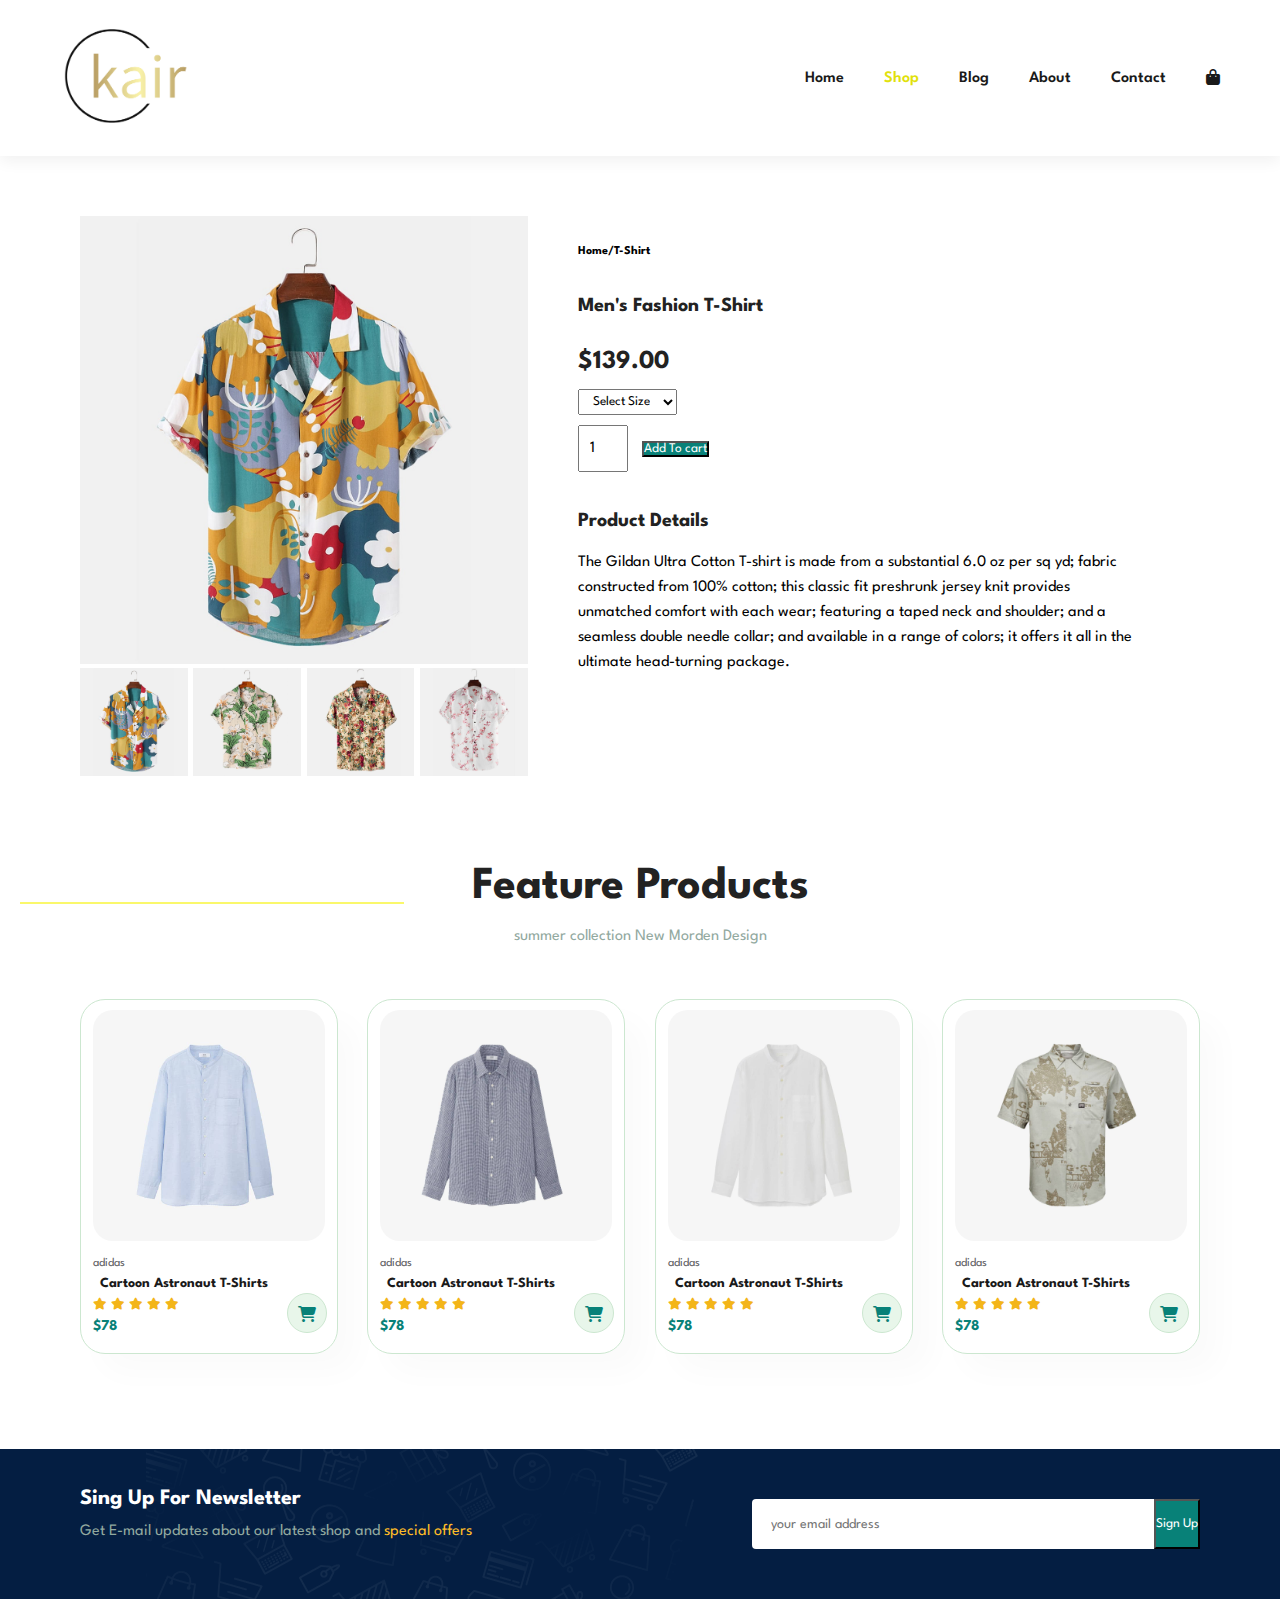
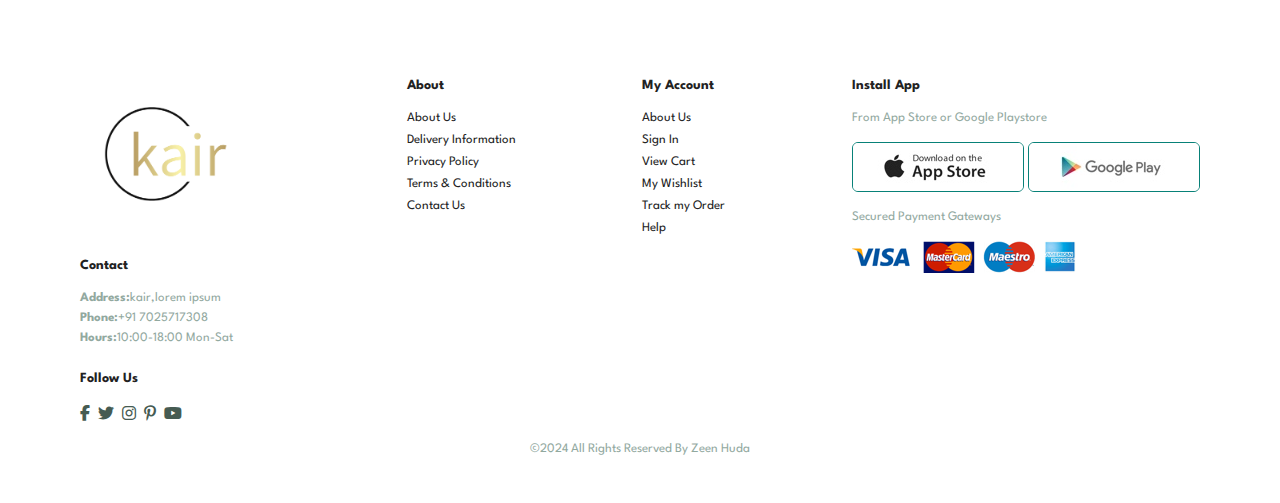
<file: sproduct.html>
<!DOCTYPE html>
<html lang="en">
<head>
    <meta charset="UTF-8">
    <meta name="viewport" content="width=device-width, initial-scale=1.0">
    <title>E commerce</title>
    <link rel="stylesheet" href="./style.css">
    <link rel="stylesheet" href="https://cdnjs.cloudflare.com/ajax/libs/font-awesome/6.5.1/css/all.min.css">
</head>
<body>
    <section id="header">
        <a href="#"><img src="./images/logo/logo.png" class="logo" alt="Canva" width="200px" height="150px"></a>

        <div>
           <ul id="navbar">
           <li><a href="index.html">Home</a></li> 
           <li><a class="active" href="shop.html">Shop</a></li> 
           <li><a href="blog.html">Blog</a></li> 
           <li><a href="about.html">About</a></li> 
           <li><a href="contact.html">Contact</a></li> 
           <li id="lg-bag"><a href="cart.html"><i class="fa-solid fa-bag-shopping"></i></a></li> 
           <a href="#" id="close"><i class="fa-solid fa-circle-xmark"></i></a>
        </ul>
        </div>
        <div id="mobile">
          <a href="cart.html"><i class="fa-solid fa-bag-shopping"></i></a>
          <i id="bar" class="fas fa-outdent"></i>
        </div>
    </section>

    <section id="prodetails" class="section-p1"> 
        <div class="single-pro-image">
            <img src="./images/Products/f1.jpg" width="100%" id="MainImg" alt="">

            <div class="small-img-group">
            <div class="small-img-col">
                <img src="./images/Products/f1.jpg" width="100%" class="small-img" alt="">
            </div>   
            <div class="small-img-col">
                <img src="./images/Products/f2.jpg" width="100%" class="small-img" alt="">
            </div>   
            <div class="small-img-col">
                <img src="./images/Products/f3.jpg" width="100%" class="small-img" alt="">
            </div>   
            <div class="small-img-col">
                <img src="./images/Products/f4.jpg" width="100%" class="small-img" alt="">
            </div>   
            </div>
        </div>


        <div class="single-pro-details">
          <h6>Home/T-Shirt</h6>  
          <h4>Men's Fashion T-Shirt</h4>
          <h2>$139.00</h2>
          <select>
           <option>Select Size</option> 
           <option>XL</option> 
           <option>XXL</option> 
           <option>Small</option> 
           <option>Large</option> 
          </select>
          <input type="number" value="1">
          <button class="normal">Add To cart</button>
          <h4>Product Details</h4>
          <span>The Gildan Ultra Cotton T-shirt is made from a substantial 6.0 oz per sq yd; fabric constructed from 100% cotton; this classic fit preshrunk jersey knit provides unmatched comfort with each wear; featuring a taped neck and shoulder; and a seamless double needle collar; and available in a range of colors; it offers it all in the ultimate head-turning package.</span>
        </div>
    </section>

    <section id="product1" class="section-p1">
        <h2>Feature Products</h2> 
        <p>summer collection New Morden Design</p>
        <div class="pro-container">
          <div class="pro">
            <img src="./images/Products/n1.jpg" alt="">
            <div class="des">
              <span>adidas</span>
              <h5>Cartoon Astronaut T-Shirts</h5>
              <div class="star">
              <i class="fas fa-star"></i>  
              <i class="fas fa-star"></i>  
              <i class="fas fa-star"></i>  
              <i class="fas fa-star"></i>  
              <i class="fas fa-star"></i>  
              </div>
             <h4>$78</h4>
            </div>
            <a href="#"><i class="fa-sharp fa-solid fa-cart-shopping cart"></i></a>  
          </div>
          <div class="pro">
            <img src="./images/Products/n2.jpg" alt="">
            <div class="des">
              <span>adidas</span>
              <h5>Cartoon Astronaut T-Shirts</h5>
              <div class="star">
              <i class="fas fa-star"></i>  
              <i class="fas fa-star"></i>  
              <i class="fas fa-star"></i>  
              <i class="fas fa-star"></i>  
              <i class="fas fa-star"></i>  
              </div>
             <h4>$78</h4>
            </div>
            <a href="#"><i class="fa-sharp fa-solid fa-cart-shopping cart"></i></a>  
          </div>
          <div class="pro">
            <img src="./images/Products/n3.jpg" alt="">
            <div class="des">
              <span>adidas</span>
              <h5>Cartoon Astronaut T-Shirts</h5>
              <div class="star">
              <i class="fas fa-star"></i>  
              <i class="fas fa-star"></i>  
              <i class="fas fa-star"></i>  
              <i class="fas fa-star"></i>  
              <i class="fas fa-star"></i>  
              </div>
             <h4>$78</h4>
            </div>
            <a href="#"><i class="fa-sharp fa-solid fa-cart-shopping cart"></i></a>  
          </div>
          <div class="pro">
            <img src="./images/Products/n4.jpg" alt="">
            <div class="des">
              <span>adidas</span>
              <h5>Cartoon Astronaut T-Shirts</h5>
              <div class="star">
              <i class="fas fa-star"></i>  
              <i class="fas fa-star"></i>  
              <i class="fas fa-star"></i>  
              <i class="fas fa-star"></i>  
              <i class="fas fa-star"></i>  
              </div>
             <h4>$78</h4>
            </div>
            <a href="#"><i class="fa-sharp fa-solid fa-cart-shopping cart"></i></a>  
          </div>
      </div>
      </section>


    <section id="newsletter" class="section-p1 section-m1">
      <div class="newstext">
        <h4>Sing Up For Newsletter</h4>
        <p>Get E-mail updates about our latest shop and <span>special offers</span></p>
      </div>
      <div class="form">
        <input type="text" placeholder="your email address">
        <button class="normal">Sign Up</button>
      </div>
    </section>
        
    <footer class="section-p1">
       <div class="col">
        <img class="logo" src="./images/logo/logo.png"width="200px"height="150px" alt="">
        <h4>Contact</h4>
        <p><strong>Address:</strong>kair,lorem ipsum</p>
        <p><strong>Phone:</strong>+91 7025717308</p>
        <p><strong>Hours:</strong>10:00-18:00 Mon-Sat</p>
        <div class="follow">
          <h4>Follow Us</h4>
          <div class="icon">
            <i class="fab fa-facebook-f"></i>
            <i class="fab fa-twitter"></i>
            <i class="fab fa-instagram"></i>
            <i class="fab fa-pinterest-p"></i>
            <i class="fab fa-youtube"></i>
          </div>
        </div>
       </div>


       <div class="col">
        <h4>About</h4>
        <a href="#">About Us</a>
        <a href="#">Delivery Information</a>
        <a href="#">Privacy Policy</a>
        <a href="#">Terms & Conditions</a>
        <a href="#">Contact Us</a>
       </div>

       <div class="col">
        <h4>My Account</h4>
        <a href="#">About Us</a>
        <a href="#">Sign In</a>
        <a href="#">View Cart</a>
        <a href="#">My Wishlist</a>
        <a href="#">Track my Order</a>
        <a href="#">Help</a>
       </div>

       <div class="col install">
        <h4>Install App</h4>
        <p>From App Store or Google Playstore</p>
        <div class="row">
          <img src="./images/pay/app.jpg" alt="">
          <img src="./images/pay/play.jpg" alt="">
        </div>
        <p>Secured Payment Gateways</p>
        <img src="./images/pay/pay.png" alt="">
       </div>

       <div class="copyright">
        <p>©<span>2024  All Rights Reserved</span> By Zeen Huda</p>
       </div> 
    </footer> 
     
    <script>
       var MainImg = document.getElementById("MainImg");
       var smallimg = document.getElementsByClassName("small-img");

       smallimg[0].onclick = function(){
        MainImg.src = smallimg[0].src;
       }
       smallimg[1].onclick = function(){
        MainImg.src = smallimg[1].src;
       }
       smallimg[2].onclick = function(){
        MainImg.src = smallimg[2].src;
       }
       smallimg[3].onclick = function(){
        MainImg.src = smallimg[3].src;
       }
    </script>

 <script src="./script.js"></script>   
</body>
</html>
</file>
<file: style.css>
@import url("https://fonts.googleapis.com/css2?family=Spartan:wght@100;200;300;400;500;600;700;800;900&display=swap");
* {
  margin: 0;
  padding: 0;
  box-sizing: border-box;
  font-family: "Spartan", sans-serif;
}

html {
  scroll-behavior: smooth;
}

/* Global Styles */

h1 {
  font-size: 50px;
  line-height: 64px;
  color: #222;
}

h2 {
  font-size: 46px;
  line-height: 54px;
  color: #222;
}

h4 {
  font-size: 20px;
  color: #222;
}

h6 {
  font-weight: 700;
  font-size: 12px;
}

p {
  font-size: 16px;
  color: #92a99f;
  margin: 15px 0 20px 0;
}

.section-p1 {
  padding: 40px 80px;
}

.section-m1 {
  margin: 40px 0;
}

body {
  width: 100%;
}

/*header start*/
#header{
  display:flex;
  align-items:center;
  justify-content: space-between;
  padding: 1px 40px;
  background: #ffffff;
  BOX-SHADOW: 0 5PX 15PX rgba(0,0,0,0.06);
}
#navbar {
  display:flex;
  align-items: center;
  justify-content: center;
}
#navbar li {
  list-style: none;
  padding: 0 20px;
}
#navbar li a{
  text-decoration: none;
  font-size: 16px;
  font-weight: 600;
  color: #1a1a1a;
  transition: 0.3s ease;
}
#navbar li a:hover,
#navbar li a.active {
  color:#e1e10a;
}
#navbar li a.active::after,
#navbar li a:hover::after{
    content: "";
    width: 30%;
    height: 2px;
    background: #faf86b;
    position: absolute;
    bottom: -4px;
    left: 20px;
}

#mobile{
    display: none;
    align-items: center;
}

#close{
    display: none;
}



/*Home page */
#hero{
 background-image: url(./images/hero4.jpg);
 height: 90vh;
 width: 100%;
 background-size: cover;
 background-position: top 25% right 0;
 padding: 0 80px;
 display: flex;
 flex-direction: column;
 align-items: flex-start;
 justify-content: center;
 
}

#hero h4{
 padding-bottom: 15px;   
}

#hero h1{
    color: #fcfa9c;
}

#hero button{
 background-image: url(./images/button.png);
 background-color: transparent;   
 color: #fcfa9c;
 border: 0;
 padding: 14px 80px 14px 65px;
 background-repeat: no-repeat;
 cursor: pointer;
 font-weight: 700;
 font-size: 15px;

}

/* Feature Products */

#feature{
 display: flex;
 align-items: center; 
 justify-content: space-between; 
 flex-wrap: wrap; 
}

#feature .fe-box{
  width: 180px;
  text-align: center;
  padding: 25px 15px;
  box-shadow: 20px 20px 34px rgba(0, 0, 0,0.03);
  border: 2px solid #424241;
  border-radius: 4px;
  margin: 15px 0;
}

#feature .fe-box:hover{
  box-shadow: 10px 10px 54px rgba(70, 62, 221,0.01);
}

#feature .fe-box img{
  width: 100%;
  margin-bottom: 10px;   
}

#feature .fe-box h6{
 display: inline-block;
 padding: 9px 8px 6px 8px;  
 line-height: 1;
 border-radius: 4px;
 color: #32322c;
 background-color: #fddde4;

}

#feature .fe-box:nth-child(2) h6{
 background-color: #cdebbc;   
}
#feature .fe-box:nth-child(3) h6{
 background-color: #d1e8f2;   
}
#feature .fe-box:nth-child(4) h6{
 background-color: #cdd4f8;   
}
#feature .fe-box:nth-child(5) h6{
 background-color: #f6dbf6;   
}
#feature .fe-box:nth-child(6) h6{
 background-color: #fff2e5;   
}

#product1{
    text-align: center;
}

#product1 .pro-container{
    display: flex;
    justify-content: space-between;
    padding-top: 20px;
    flex-wrap: wrap;
}

#product1 .pro{
  width: 23%;
  min-width: 250px;
  padding: 10px 12px;  
  border: 1px solid #cce7d0;
  border-radius: 25px;
  cursor: pointer;
  box-shadow: 20px 20px 30px rgba(0, 0, 0,0.02);
  margin: 15px 0;
  transition: 0.2s ease;
  position: relative;
}

#product1 .pro:hover{
    box-shadow: 20px 20px 30px rgba(0, 0, 0,0.06);  
}

#product1 .pro img{
  width: 100%;
  border-radius: 20px; 
}

#product1 .pro .des{
    text-align: start;
    padding: 10px 0;
}

#product1 .pro .des span{
    color: #606063;
    font-size: 12px;
    

}

#product1 .pro .des h5{
   padding: 7px;
   color: #1a1a1a; 
   font-size: 14px;
}

#product1 .pro .des i{
 font-size: 12px; 
 color: rgb(243, 181, 25); 
}

#product1 .pro .des h4{
    padding-top: 7px;
    font-size: 15px;
    font-weight: 700;
    color: #088178;
}

#product1 .pro .cart{
   width: 40px; 
   height: 40px;
   line-height: 40px;
   border-radius: 50px;
   background-color: #e8f6ea;
   color: #088178;
   border: 1px solid #cce7d0;
   position: absolute;
   bottom: 20px;
   right: 10px;
}

/* Banner Section */

#banner{
 display: flex;
 flex-direction: column;
 justify-content: center; 
 align-items: center;  
 text-align: center;
 background-image: url(./images/banner/b2.jpg);
 width: 100%;
 height: 40vh;
 background-size: cover;
 background-position: center;
}

#banner h4{
  color: #fff; 
  font-size: 16px; 
}

#banner h2{
    color: #fff; 
    font-size: 30px;  
    padding: 10px 0; 
}

#banner h2 span{
    color: #ef3636;  
}

#banner button:hover{
    background: #088178;
    color: #fff;
}

#sm-banner{
    display: flex;
    justify-content: space-between;
    flex-wrap: wrap;
}

#sm-banner .banner-box{
    display: flex;
    flex-direction: column;
    justify-content: center; 
    align-items: center;  
    background-image: url(./images/banner/b17.jpg);
    min-width: 580px;
    height: 50vh;
    background-size: cover;
    background-position: center;
    padding: 30px;
}

#sm-banner .banner-box2{
    background-image: url(./images/banner/b10.jpg);
}

#sm-banner h4{
    color: #fff;
    font-size: 20px;
    font-weight: 300;
}

#sm-banner h2{
    color: #fff;
    font-size: 28px;
    font-weight: 800;
}

#sm-banner span{
    color: #fff;
    font-size: 14px;
    font-weight: 500;
    padding-bottom: 15px;
}

#sm-banner .banner-box:hover button {
    background: #088178;
    border: 1px solid #088178;
}

#banner3{
    display: flex;
    justify-content: space-between;
    flex-wrap: wrap;
    padding: 0 80px;
}

#banner3 .banner-box{
    display: flex;
    flex-direction: column;
    justify-content: center; 
    align-items: center;  
    background-image: url(./images/banner/b7.jpg);
    min-width: 30%;
    height: 30vh;
    background-size: cover;
    background-position: center;
    padding: 20px;
    margin-bottom: 20px;
}

#banner3 .banner-box2{
    background-image: url(./images/banner/b4.jpg);
}
#banner3 .banner-box3{
    background-image: url(./images/banner/b18.jpg);
}

#banner3 h2{
  color: #fff;
  font-weight: 900; 
  font-size: 22px;  
}

#banner3 h3{
    color: #ec544e;
    font-weight: 800; 
    font-size: 15px;  
}

#newsletter{
  display: flex;
  justify-content: space-between;
  flex-wrap: wrap;
  align-items: center;  
  background-image: url(./images/banner/b14.png);
  background-repeat: no-repeat;
  background-position: 20% 30%;
  background-color: #041e42;
}

#newsletter h4{
  font-size: 22px;
  font-weight: 700;
  color: #fff;
}

#newsletter p span{
    color: #ffbd27;
}

#newsletter .form{
  display: flex;  
  width: 40%;
}

#newsletter input{
   height: 3.125rem;
   padding: 0 1.25em;
   font-size: 14px; 
   width: 100%;
   border: 1px solid transparent;
   border-radius: 4px;
   outline: none;
   border-top-right-radius: 0;
   border-bottom-right-radius: 0;
}

#newsletter button{
    background-color: #088178;
    color: #fff;
    white-space: nowrap;
    border-top-left-radius: 0;
    border-bottom-left-radius: 0;
}

footer{
  display: flex;
  flex-wrap: wrap;
  justify-content: space-between;  
}

footer .col{
    display: flex;
    flex-direction: column;
    align-items: start;  
    margin-bottom: 20px;
}

footer .logo{
    margin-bottom: 30px;
}

footer h4{
    font-size: 14px;
    padding-bottom: 20px;
}

footer p{
    font-size: 13px;
    margin: 0 0 8px 0;
}

footer a{
    font-size: 13px;
    text-decoration: none;
    color: #222;
    margin-bottom: 10px;
}

footer .follow{
  margin-top: 20px;  
}

footer .follow i{
    color: #465b52;
    padding-right: 4px;
    cursor: pointer;
}

footer .install .row img{
   border: 1px solid #088178;
   border-radius: 6px; 
}

footer .install img{
  margin: 10px 0 15px 0;  
}

footer.follow i:hover,
footer a:hover{
    color: #088178;
}

footer .copyright{
  width: 100%;
  text-align: center;  
}

/* SHOP PAGE */

#page-header{
    background-image: url(./images/banner/b1.jpg );
    width: 100%;
    height: 40vh;
    background-size: cover;
    display: flex;
    justify-content: center;
    text-align: center;
    flex-direction: column;
    padding: 14px;
}

#page-header h2,
#page-header p{
    color: #fff;
}

#pagination{
    text-align: center;
}

#pagination a{
  text-decoration: none;  
  background-color: #088178;
  padding: 15px 20px;
  border-radius: 4px;
  color: #fff;
  font-weight: 600;
}

#pagination a i{
   font-size: 16px; 
   font-weight: 600;
}

/* SINGLE PRODUCT */

#prodetails{
  display: flex;
  margin-top: 20px;  
}

#prodetails .single-pro-image{
    width: 40%;
    margin-right: 50px;
}

.small-img-group{
  display: flex;
  justify-content: space-between;  
}

.small-img-col{
  flex-basis: 24%;  
  cursor: pointer;
}

#prodetails .single-pro-details{
  width: 50%;  
  padding-top: 30px;
}

#prodetails .single-pro-details h4{
    padding: 40px 0 20px 0;
}

#prodetails .single-pro-details h2{
    font-size: 26px;
}

#prodetails .single-pro-details select{
    display: block;
    padding: 5px 10px;
    margin-bottom: 10px;
}

#prodetails .single-pro-details input{
    width: 50px;
    height: 47px;
    padding-left: 10px;
    font-size: 16px;
    margin-right: 10px;
}

#prodetails .single-pro-details input:focus{
    outline: none;
}

#prodetails .single-pro-details button{
   background-color: #088178; 
   color: #fff;
}

#prodetails .single-pro-details span{
    line-height: 25px;
}

/* BLOG PAG */

#page-header.blog-header{
    background-image: url(./images/banner/b19.jpg);
}

#blog{
  padding: 150px 150px 0 150px;  
}

#blog .blog-box{
   display: flex;
   align-items: center;
   width: 100%; 
   position: relative;
   padding-bottom: 90px;
}

#blog .blog-img{
    width: 50%;
    margin-right: 40px;
}

#blog img{
   width: 100%;
   height: 300px;
   object-fit: cover; 
}

#blog .blog-details{
    width: 50%;
}

#blog .blog-details a{
    text-decoration: none;
    font-size: 11px;
    color: #000;
    font-weight: 700;
    position: relative;
    transition: 0.3s;
}

#blog .blog-details a::after{
    content: "";
    width: 50px;
    height: 1px;
    background-color: #000;
    position: absolute;
    top: 4px;
    right: -60px;
}

#blog .blog-details a:hover{
    color: #088178;
}
#blog .blog-details a:hover::after{
    background-color: #088178;
}

#blog .blog-box h1{
    position: absolute;
    top: -40px;
    left: 0;
    font-size: 70px;
    font-weight: 700;
    color: #c9cbce;
    z-index: -9;
}

/* ABOUT PAGE STYLES */

#page-header.about-header{
    background-image: url(./images/about/banner.png);
}

#about-head{
    display: flex;
    align-items: center;
}

#about-head img{
   width: 50%; 
   height: auto;
}

#about-head div{
    padding-left: 40px;
}

#about-app{
    text-align: center;
}

#about-app .video{
   width: 70%; 
   height: 100%;
   margin: 30px auto 0 auto;
}

#about-app .video video{
    width: 100%;
    height: 100%;
    border-radius: 20px;
}

/* CONTACT PAGE */

#contact-details{
    display: flex;
    align-items: center;
    justify-content: space-between;
}

#contact-details .details{
    width: 40%;
}

#contact-details .details span,
#form-details form span{
    font-size: 12px;
}

#contact-details .details h2,
#form-details form h2{
    font-size: 26px;
    line-height: 35px;
    padding: 20px 0;
}

#contact-details .details h3{
    font-size: 16px;
    padding-bottom: 15px;
}

#contact-details .details li{
    list-style: none;
    display: flex;
    padding: 10px 0;
}

#contact-details .details li i{
    font-size: 14px;
    padding-right: 22px;
}

#contact-details .details li p{
    margin: 0;
    font-size: 14px;
}

#contact-details .map{
    width: 55%;
    height: 400px;
}

#contact-details .map iframe{
    width: 100%;
    height: 100%;
}

#form-details{
   display: flex;
   justify-content: space-between;
   margin: 30px;
   padding: 80px;
   border: 1px solid #e1e1e1; 
}

#form-details form{
    width: 65%;
    display: flex;
    flex-direction: column;
    align-items: flex-start;
}

#form-details form input,
#form-details form textarea{
    width: 100%;
    padding: 12px 15px;
    outline: none;
    margin-bottom: 20px;
    border: 1px solid #e1e1e1;
}

#form-details form button{
    background-color: #088178;
    color: #fff;
}

#form-details .people div{
   padding-bottom: 25px;
   display: flex; 
   align-items: flex-start;
}

#form-details .people div img{
    width: 65px;
    height: 65px;
    object-fit: cover;
    margin-right: 15px;
}

#form-details .people div p{
    margin: 0;
    font-size: 13px;
    line-height: 25px;
}

#form-details .people div p span{
    display: block;
    font-size: 16px;
    font-weight: 600;
    color: #000;
}

/* CART PAGE CSS */

#cart{
  overflow-x: auto;  
}

#cart table{
   width: 100%;
   border-collapse: collapse;
   table-layout: fixed;
   white-space: nowrap; 
}

#cart table img{
    width: 70px;
}

#cart table td:nth-child(1){
    width: 100px;
    text-align: center;
}

#cart table td:nth-child(2){
    width: 150px;
    text-align: center;
}

#cart table td:nth-child(3){
    width: 250px;
    text-align: center;
}

#cart table td:nth-child(4),
#cart table td:nth-child(5),
#cart table td:nth-child(6){
    width: 150px;
    text-align: center;
}

#cart table td:nth-child(5) input{
    width: 70px;
    padding: 10px 5px 10px 15px;
}

#cart table thead{
    border: 1px solid #e2e9e1;
    border-left: none;
    border-right: none;
}

#cart table thead td{
    font-weight: 700;
    text-transform: uppercase;
    font-size: 13px;
    padding: 18px 0;
}

#cart table tbody tr td{
   padding-top: 15px; 
}

#cart table tbody td{
   font-size: 13px; 
}

#cart-add{
    display: flex;
    flex-wrap: wrap;
    justify-content: space-between;
}

#coupon{
    width: 50%;
    margin-bottom: 30px;
}

#coupon h3,
#subtotal h3{
   padding-bottom: 15px; 
}

#coupon input{
    padding: 10px 20px;
    outline: none;
    width: 60%;
    margin-right: 10px;
    border: 1px solid #e2e9e1;
}

#coupon button,
#subtotal button{
    background-color: #088178;
    color: #fff;
    padding: 12px 20px;
}

#subtotal{
   width: 50%;
   margin-bottom: 30px;
   border: 1px solid #e2e9e1; 
   padding: 30px;
}

#subtotal table{
    border-collapse: collapse;
    width: 100%;
    margin-bottom: 20px;
}

#subtotal table td{
  width: 50%;
  border: 1px solid #e2e9e1;  
  padding: 10px;
  font-size: 13px;
}

/* Media Query */

@media (max-width:799px) {
    .section-p1{
        padding: 40px 40px;
    }
    #navbar {
        display: flex;
        flex-direction: column;
        align-items: flex-start;
        justify-content: flex-start;
        position: fixed;
        top: 0;
        right: -300px;
        height: 100vh;
        width: 300px;
        background-color: #E3E6F3;
        box-shadow: 0 40px 60px rgba(0, 0, 0,0.1);
        padding: 80px 0 0 10px;
        transition: 0.3s;
    }

    #navbar.active{
        right: -0px; 
    }

    #navbar li{
      margin-bottom: 25px;  
    }

    #mobile{
        display: flex;
        align-items: center;
    }

    #mobile i{
      color: #1a1a1a;
      font-size: 24px;
      padding-left: 20px;
    }

    #close{
        display: initial;
        position: absolute;
        top: 30px;
        left: 30px;
        color: #222;
        font-size: 24px;
    }

    #lg-bag{
        display: none;
    }

    #hero {
        height: 70vh;
        padding: 0 80px;
        background-position: top 30% right 30%;
        
        
    }

    #feature {
        justify-content: center;
        
    }

    #feature .fe-box {
        margin: 15px 15px;
    }

    #product1 .pro-container {
       justify-content: center;
    }

    #product1 .pro {
        margin: 15px;
    }

    #banner {
        height: 20vh;
    }

    #sm-banner .banner-box {
        min-width: 100%;
        height: 30vh;
    }

    #banner3 {
        padding: 0 40px;
    }

    #banner3 .banner-box {
        width: 28%;
    }

    #newsletter .form {
        width: 70%;
    }

    /* CONTACT PAGE RES */

    #form-details {
        padding: 40px;
    }

    #form-details form {
        width: 50%;
    }

}

@media (max-width:477px) {
    .section-p1 {
        padding: 20px;
    }

    #header {
        padding: 10px 30px;
    }

    h1 {
        font-size: 38px;
    }

    h2 {
        font-size: 32px;
    }
    

    #hero {
        padding: 0 20px;
        background-position: 55%;
    }

    #feature {
        justify-content: space-between;
    }

    #feature .fe-box {
        width: 155px;
        margin:0 0 15px 0;
    }

    #product1 .pro {
       width: 100%; 
    }

    #banner {
        height: 40vh;
    }

    #sm-banner .banner-box {
        height: 40vh;
    }

    #sm-banner .banner-box2 {
        margin-top: 20px;
    }

    #banner3 {
        padding: 0 20px;
    }

    #banner3 .banner-box {
        width: 100%;
    }

    #newsletter {
        padding:40px 20px ;
    }

    #newsletter .form {
        width: 100%;
    }

    footer .copyright {
   text-align: start;
    }

    /* Single Product */

    #prodetails {
        display: flex;
        flex-direction: column;
    }

    #prodetails .single-pro-image {
        width: 100%;
        margin-right: 0px;
    }

    #prodetails .single-pro-details {
        width: 100%;
    }

    /* BLOG PAGE RES */

    #blog {
        padding: 100px 20px 0 20px;
    }

    #blog .blog-box {
        display: flex;
        flex-direction: column;
        align-items: flex-start;
    }

    #blog .blog-img {
        width: 100%;
        margin-right: 0px;
        margin-bottom: 30px;
    }

    #blog .blog-details {
        width: 100%;
    }

    /* About Page Res */
    #about-head {
        flex-direction: column;
    }

    #about-head img {
        width: 100%;
        margin-bottom: 20px;
    }

    #about-head div {
        padding-left: 0px;
    }

    #about-app .video {
        width: 100%;
    }

    /* CONTACT PAGE RES */

    #contact-details {
        flex-direction: column;
    }

    #contact-details .details {
        width: 100%;
        margin-bottom: 30px;
    }

    #contact-details .map {
        width: 100%;
    }

    #form-details {
        padding: 30px 10px;
      flex-wrap: wrap;
    }

    #form-details form {
        width: 100%;
        margin-bottom: 30px;
    }

    /* CART PAGE RESPONSIVE */

    #cart-add {
       flex-direction: column;
    }

    #coupon {
        width: 100%;
    }

    #subtotal {
        width: 100%;
        padding: 20px;
    }


}
</file>
